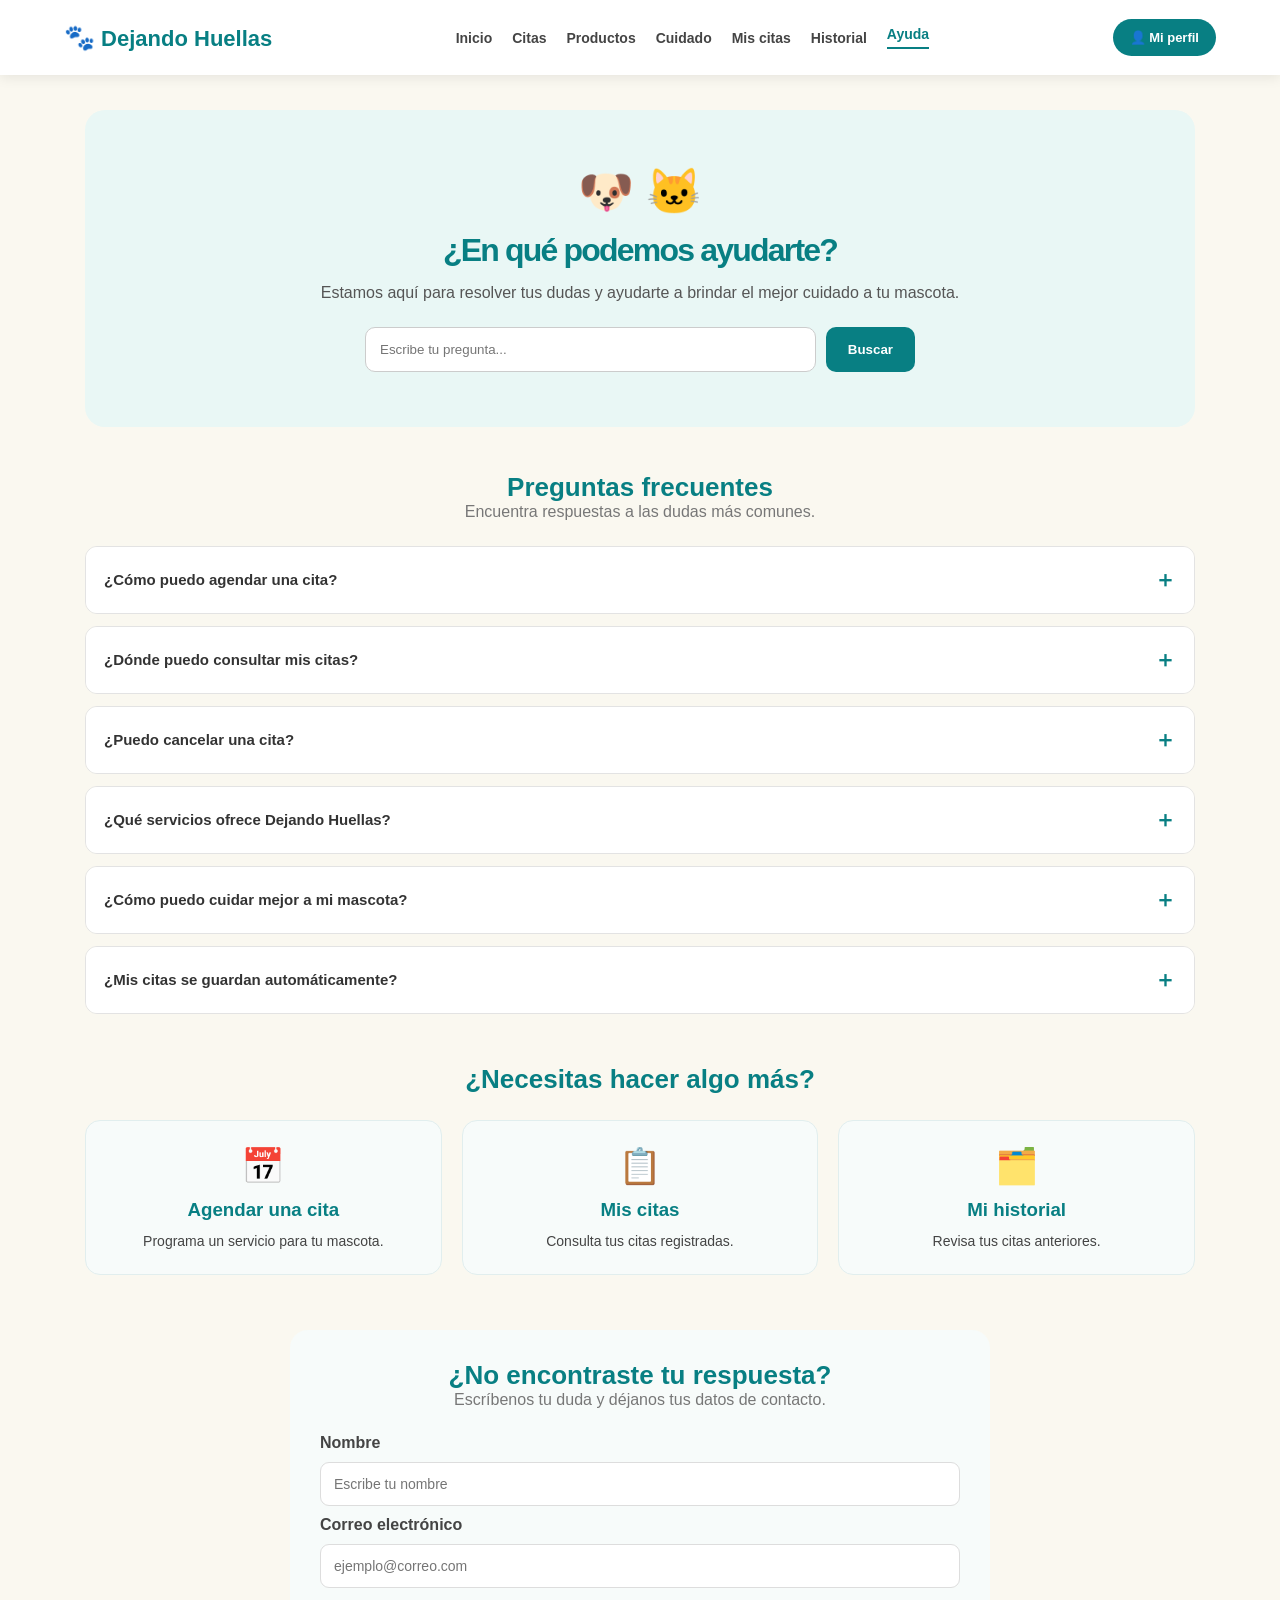
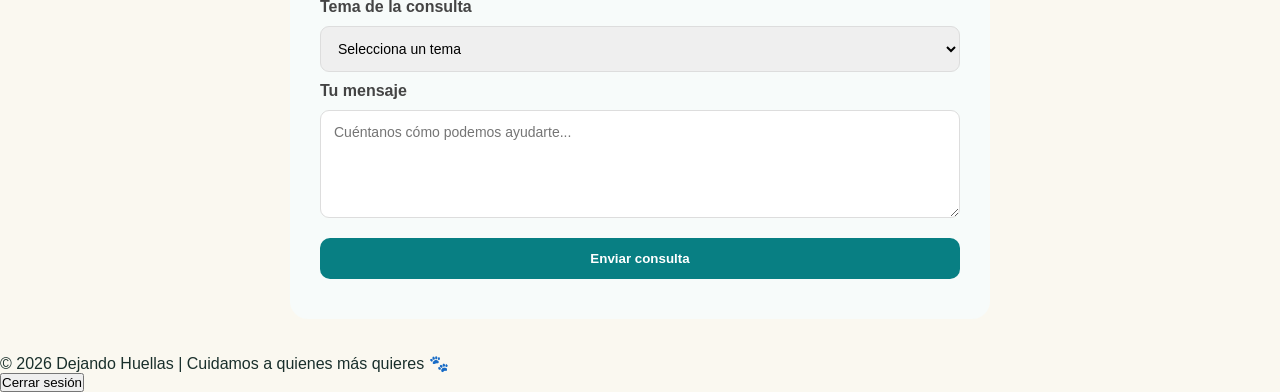
<file: ayuda.html>
<!DOCTYPE html>
<html lang="es">
<head>
    <meta charset="UTF-8">
    <meta name="viewport" content="width=device-width, initial-scale=1.0">
    <title>Ayuda | Dejando Huellas</title>

    <link rel="stylesheet" href="styles.css">
</head>

<body>

<header class="header-ayuda">
    <div class="logo-ayuda">
        <a href="index.html">
            <span>🐾</span> Dejando Huellas
        </a>
    </div>

    <nav class="nav-ayuda">
        <a href="inicio.html">Inicio</a>
        <a href="citas.html">Citas</a>
        <a href="productos.html">Productos</a>
        <a href="cuidado.html">Cuidado</a>
        <a href="mis-citas.html">Mis citas</a>
        <a href="historial.html">Historial</a>
        <a href="ayuda.html" class="activo">Ayuda</a>
    </nav>

    <a href="perfil.html" class="perfil-ayuda">
        👤 Mi perfil
    </a>
</header>

<main class="ayuda-contenedor">

    <section class="ayuda-portada">
        <span class="ayuda-icono">🐶 🐱</span>
        <h1>¿En qué podemos ayudarte?</h1>
        <p>
            Estamos aquí para resolver tus dudas y ayudarte
            a brindar el mejor cuidado a tu mascota.
        </p>

        <div class="buscador-ayuda">
            <input
                type="text"
                id="buscadorAyuda"
                placeholder="Escribe tu pregunta..."
            >
            <button id="buscarBtn">Buscar</button>
        </div>
    </section>

    <section class="ayuda-preguntas">
        <h2>Preguntas frecuentes</h2>
        <p class="subtitulo-ayuda">
            Encuentra respuestas a las dudas más comunes.
        </p>

        <div id="listaPreguntas">

            <div class="pregunta">
                <button class="pregunta-btn">
                    ¿Cómo puedo agendar una cita?
                    <span>＋</span>
                </button>
                <div class="respuesta">
                    <p>
                        Ingresa al apartado de Citas, completa el formulario
                        con los datos de tu mascota, selecciona el servicio
                        y guarda tu solicitud.
                    </p>
                    <a href="citas.html">Ir a agendar una cita</a>
                </div>
            </div>

            <div class="pregunta">
                <button class="pregunta-btn">
                    ¿Dónde puedo consultar mis citas?
                    <span>＋</span>
                </button>
                <div class="respuesta">
                    <p>
                        Puedes consultar tus citas ingresando al apartado
                        "Mis citas", donde encontrarás las citas que hayas
                        registrado en este navegador.
                    </p>
                    <a href="mis-citas.html">Ver mis citas</a>
                </div>
            </div>

            <div class="pregunta">
                <button class="pregunta-btn">
                    ¿Puedo cancelar una cita?
                    <span>＋</span>
                </button>
                <div class="respuesta">
                    <p>
                        Sí. Entra a "Mis citas", busca la cita que deseas
                        cancelar y utiliza la opción correspondiente.
                    </p>
                </div>
            </div>

            <div class="pregunta">
                <button class="pregunta-btn">
                    ¿Qué servicios ofrece Dejando Huellas?
                    <span>＋</span>
                </button>
                <div class="respuesta">
                    <p>
                        Contamos con información sobre peluquería,
                        salud, vacunación, alimentación, hospedaje
                        y terapias para mascotas.
                    </p>
                    <a href="cuidado.html">Conocer los servicios</a>
                </div>
            </div>

            <div class="pregunta">
                <button class="pregunta-btn">
                    ¿Cómo puedo cuidar mejor a mi mascota?
                    <span>＋</span>
                </button>
                <div class="respuesta">
                    <p>
                        Proporciónale alimentación adecuada, agua limpia,
                        ejercicio, higiene y visitas periódicas al veterinario.
                    </p>
                    <a href="cuidado.html">Ver consejos de cuidado</a>
                </div>
            </div>

            <div class="pregunta">
                <button class="pregunta-btn">
                    ¿Mis citas se guardan automáticamente?
                    <span>＋</span>
                </button>
                <div class="respuesta">
                    <p>
                        Las citas se guardan en el almacenamiento local
                        del navegador. Por eso, no se comparten
                        automáticamente entre diferentes dispositivos.
                    </p>
                </div>
            </div>

        </div>

        <p id="sinResultados" class="sin-resultados">
            No encontramos preguntas relacionadas con tu búsqueda.
        </p>
    </section>

    <section class="ayuda-accesos">
        <h2>¿Necesitas hacer algo más?</h2>

        <div class="accesos-grid">

            <a href="citas.html" class="acceso-card">
                <span>📅</span>
                <h3>Agendar una cita</h3>
                <p>Programa un servicio para tu mascota.</p>
            </a>

            <a href="mis-citas.html" class="acceso-card">
                <span>📋</span>
                <h3>Mis citas</h3>
                <p>Consulta tus citas registradas.</p>
            </a>

            <a href="historial.html" class="acceso-card">
                <span>🗂️</span>
                <h3>Mi historial</h3>
                <p>Revisa tus citas anteriores.</p>
            </a>

        </div>
    </section>

    <section class="contacto-ayuda">
        <h2>¿No encontraste tu respuesta?</h2>
        <p>
            Escríbenos tu duda y déjanos tus datos de contacto.
        </p>

        <form id="formAyuda">

            <label for="nombreAyuda">Nombre</label>
            <input
                type="text"
                id="nombreAyuda"
                placeholder="Escribe tu nombre"
                required
            >

            <label for="correoAyuda">Correo electrónico</label>
            <input
                type="email"
                id="correoAyuda"
                placeholder="ejemplo@correo.com"
                required
            >

            <label for="temaAyuda">Tema de la consulta</label>
            <select id="temaAyuda" required>
                <option value="">Selecciona un tema</option>
                <option value="Citas">Citas</option>
                <option value="Servicios">Servicios</option>
                <option value="Mascotas">Cuidado de mascotas</option>
                <option value="Página web">Problemas con la página</option>
                <option value="Otro">Otro</option>
            </select>

            <label for="mensajeAyuda">Tu mensaje</label>
            <textarea
                id="mensajeAyuda"
                rows="5"
                placeholder="Cuéntanos cómo podemos ayudarte..."
                required
            ></textarea>

            <button type="submit">Enviar consulta</button>

            <p id="mensajeConfirmacion"></p>

        </form>
    </section>

</main>

<footer class="footer">
    <p>© 2026 Dejando Huellas | Cuidamos a quienes más quieres 🐾</p>
    <button id="cerrarSesionFooter">Cerrar sesión</button>
</footer>

<script src="ayuda.js"></script>

</body>
</html>
</file>
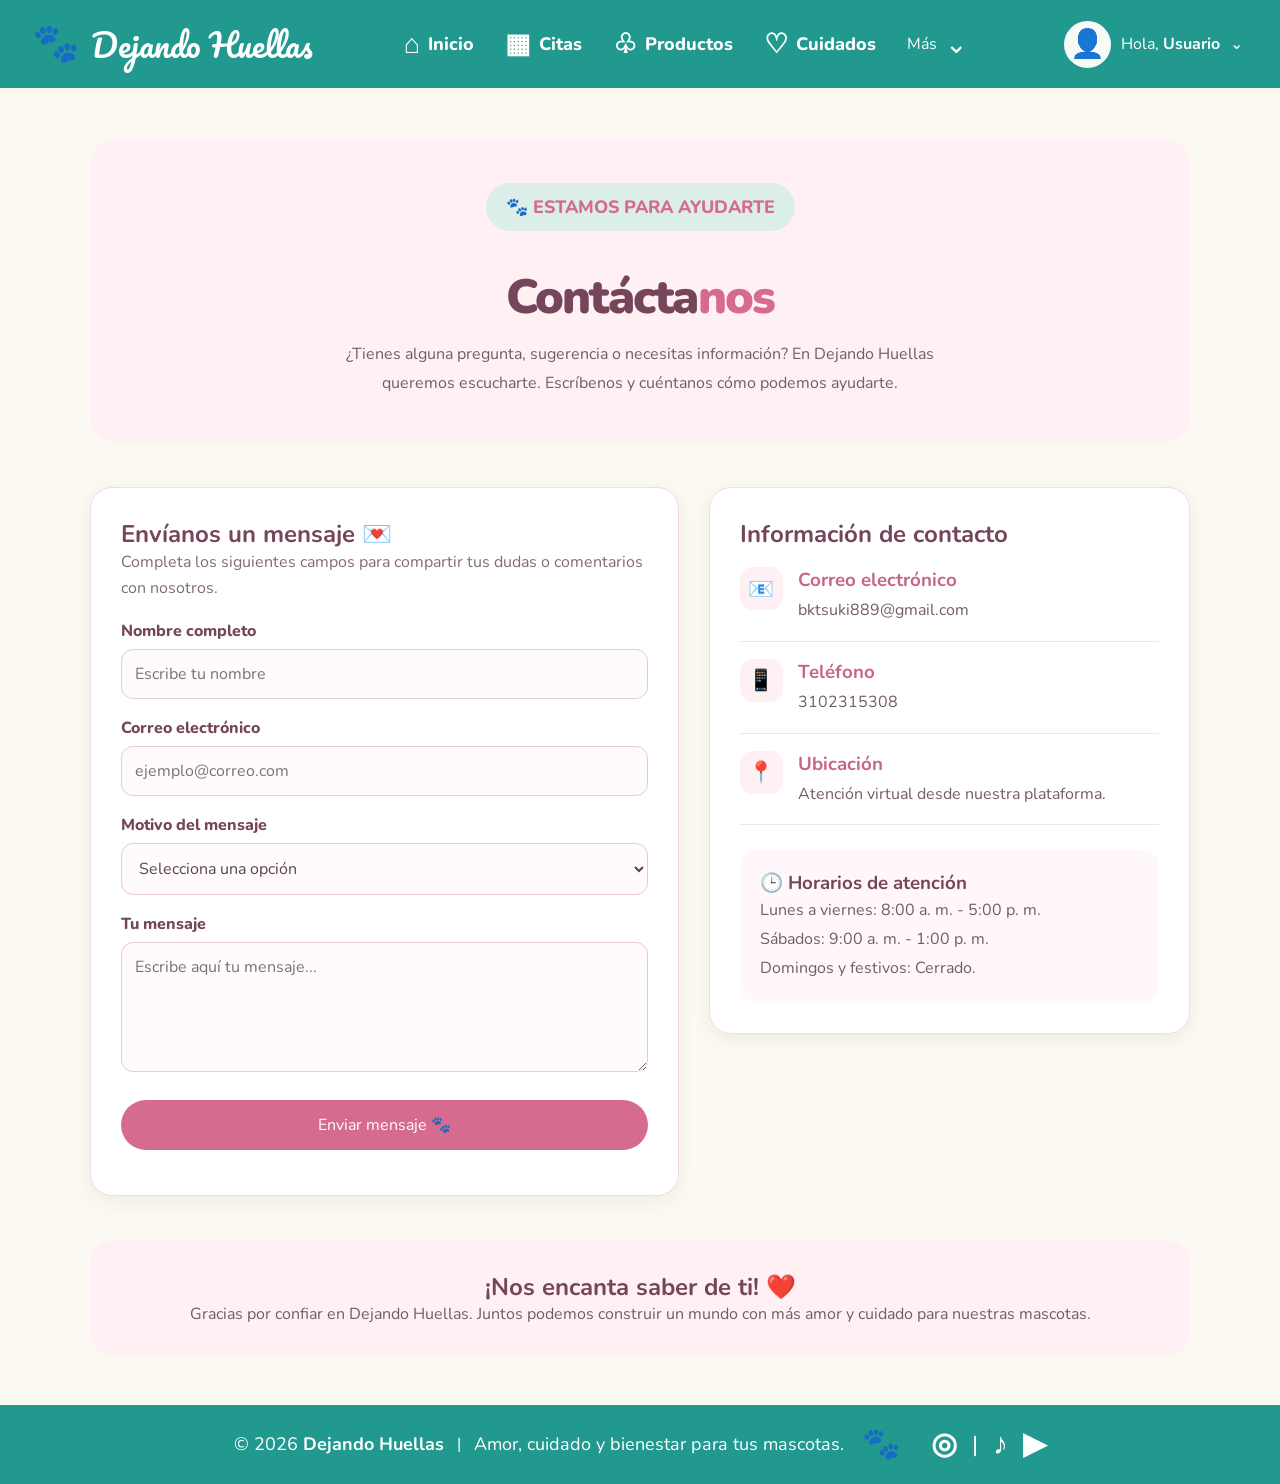
<file: contacto.html>
<!DOCTYPE html>
<html lang="es">

<head>
    <meta charset="UTF-8">
    <meta name="viewport" content="width=device-width, initial-scale=1.0">

    <meta name="description"
          content="Contacta con Dejando Huellas. Estamos aquí para ayudarte con el cuidado de tus mascotas.">

    <title>Contacto | Dejando Huellas</title>

    <link rel="preconnect" href="https://fonts.googleapis.com">
    <link rel="preconnect" href="https://fonts.gstatic.com" crossorigin>

    <link href="https://fonts.googleapis.com/css2?family=Nunito:wght@400;500;600;700;800;900&family=Pacifico&display=swap"
          rel="stylesheet">

    <link rel="stylesheet" href="styles.css">
    <script src="./script.js" defer></script>

    <style>
        .contacto-contenido {
            max-width: 1150px;
            margin: auto;
            padding: 50px 25px;
            font-family: 'Nunito', sans-serif;
        }

        .contacto-portada {
            text-align: center;
            padding: 45px 25px;
            background: #fff0f4;
            border-radius: 25px;
        }

        .contacto-portada .etiqueta {
            color: #d66b91;
            font-weight: 800;
        }

        .contacto-portada h1 {
            color: #75465b;
            font-size: clamp(2rem, 5vw, 3rem);
            margin: 15px 0;
        }

        .contacto-portada h1 span {
            color: #d66b91;
        }

        .contacto-portada p {
            max-width: 650px;
            margin: auto;
            color: #725d66;
            line-height: 1.8;
        }

        .contacto-layout {
            display: grid;
            grid-template-columns: 1.1fr 0.9fr;
            gap: 30px;
            margin-top: 45px;
            align-items: start;
        }

        .contacto-formulario,
        .contacto-informacion {
            padding: 30px;
            background: white;
            border: 1px solid #f1dce4;
            border-radius: 22px;
            box-shadow: 0 5px 18px rgba(100, 50, 70, 0.07);
        }

        .contacto-formulario h2,
        .contacto-informacion h2 {
            color: #75465b;
            margin-top: 0;
        }

        .contacto-formulario > p {
            color: #806c75;
            line-height: 1.6;
        }

        .contacto-campo {
            margin-top: 18px;
        }

        .contacto-campo label {
            display: block;
            color: #75465b;
            font-weight: 800;
            margin-bottom: 7px;
        }

        .contacto-campo input,
        .contacto-campo select,
        .contacto-campo textarea {
            width: 100%;
            padding: 13px;
            border: 1px solid #e8cbd7;
            border-radius: 12px;
            font: inherit;
            color: #59434d;
            background: #fffafb;
            box-sizing: border-box;
            outline: none;
        }

        .contacto-campo input:focus,
        .contacto-campo select:focus,
        .contacto-campo textarea:focus {
            border-color: #d66b91;
            box-shadow: 0 0 0 3px rgba(214, 107, 145, 0.12);
        }

        .contacto-campo textarea {
            min-height: 130px;
            resize: vertical;
        }

        .contacto-enviar {
            width: 100%;
            margin-top: 22px;
            padding: 14px;
            border: none;
            border-radius: 25px;
            background: #d66b91;
            color: white;
            font: inherit;
            font-weight: 900;
            cursor: pointer;
            transition: 0.2s;
        }

        .contacto-enviar:hover {
            background: #bd547b;
            transform: translateY(-2px);
        }

        .contacto-dato {
            display: flex;
            gap: 15px;
            align-items: flex-start;
            padding: 17px 0;
            border-bottom: 1px solid #f3e3e9;
        }

        .contacto-dato:last-child {
            border-bottom: none;
        }

        .contacto-icono {
            min-width: 43px;
            height: 43px;
            display: grid;
            place-items: center;
            background: #fff0f4;
            border-radius: 13px;
            font-size: 1.3rem;
        }

        .contacto-dato h3 {
            color: #c76589;
            margin: 0 0 5px;
        }

        .contacto-dato p {
            color: #725d66;
            margin: 0;
            line-height: 1.6;
        }

        .contacto-horarios {
            margin-top: 25px;
            padding: 20px;
            background: #fff7f9;
            border-radius: 16px;
        }

        .contacto-horarios h3 {
            color: #75465b;
            margin-top: 0;
        }

        .contacto-horarios p {
            color: #725d66;
            line-height: 1.8;
            margin-bottom: 0;
        }

        .contacto-mensaje {
            margin-top: 15px;
            color: #75465b;
            font-weight: 800;
            line-height: 1.5;
        }

        .contacto-final {
            margin-top: 45px;
            padding: 30px;
            text-align: center;
            background: #fff0f4;
            border-radius: 22px;
        }

        .contacto-final h2 {
            color: #75465b;
        }

        .contacto-final p {
            color: #725d66;
        }

        @media (max-width: 750px) {
            .contacto-layout {
                grid-template-columns: 1fr;
            }
        }
    </style>
</head>

<body class="pagina-inicio">

    <!-- ENCABEZADO -->

    <header class="inicio-header">

        <a href="inicio.html" class="inicio-logo">
            <span class="inicio-logo-pata">🐾</span>
            <span>Dejando Huellas</span>
        </a>

        <button class="inicio-menu-toggle"
                id="menu-toggle"
                aria-label="Abrir menú"
                aria-expanded="false"
                aria-controls="menu-principal">
            ☰
        </button>

        <nav class="inicio-nav" id="menu-principal">

            <a href="inicio.html" class="inicio-nav-link">
                <span>⌂</span> Inicio
            </a>

            <a href="citas.html" class="inicio-nav-link">
                <span>▦</span> Citas
            </a>

            <a href="productos.html" class="inicio-nav-link">
                <span>♧</span> Productos
            </a>

            <a href="cuidado.html" class="inicio-nav-link">
                <span>♡</span> Cuidados
            </a>

            <div class="inicio-mas-contenedor">

                <button class="inicio-nav-link inicio-mas-boton"
                        id="mas-boton"
                        aria-expanded="false"
                        aria-controls="menu-mas">
                    Más <span>⌄</span>
                </button>

                <div class="inicio-dropdown" id="menu-mas" hidden>
                    <a href="nosotros.html">Sobre nosotros</a>
                    <a href="contacto.html">Contacto</a>
                    <a href="ayuda.html">Ayuda</a>
                </div>

            </div>

        </nav>

        <!-- PERFIL -->

        <div class="inicio-perfil-contenedor">

            <button class="inicio-perfil"
                    id="perfil-boton"
                    aria-expanded="false"
                    aria-controls="menu-perfil">

                <span class="inicio-avatar">👤</span>

                <span class="inicio-saludo">
                    Hola, <strong id="nombre-usuario">Usuario</strong>
                </span>

                <span>⌄</span>

            </button>

            <div class="inicio-dropdown inicio-dropdown-perfil"
                 id="menu-perfil"
                 hidden>

                <a href="perfil.html">Mi perfil</a>
                <a href="mis-mascotas.html">Mis mascotas</a>
                <a href="mis-citas.html">Mis citas</a>

                <button type="button" id="cerrar-sesion">
                    Cerrar sesión
                </button>

            </div>

        </div>

    </header>


    <!-- CONTENIDO PRINCIPAL -->

    <main class="contacto-contenido">

        <section class="contacto-portada">

            <span class="etiqueta">🐾 ESTAMOS PARA AYUDARTE</span>

            <h1>Contácta<span>nos</span></h1>

            <p>
                ¿Tienes alguna pregunta, sugerencia o necesitas
                información? En Dejando Huellas queremos escucharte.
                Escríbenos y cuéntanos cómo podemos ayudarte.
            </p>

        </section>


        <section class="contacto-layout">

            <!-- FORMULARIO -->

            <div class="contacto-formulario">

                <h2>Envíanos un mensaje 💌</h2>

                <p>
                    Completa los siguientes campos para compartir
                    tus dudas o comentarios con nosotros.
                </p>

                <form id="formulario-contacto">

                    <div class="contacto-campo">
                        <label for="contacto-nombre">Nombre completo</label>
                        <input type="text"
                               id="contacto-nombre"
                               name="nombre"
                               placeholder="Escribe tu nombre"
                               required>
                    </div>

                    <div class="contacto-campo">
                        <label for="contacto-correo">Correo electrónico</label>
                        <input type="email"
                               id="contacto-correo"
                               name="correo"
                               placeholder="ejemplo@correo.com"
                               required>
                    </div>

                    <div class="contacto-campo">
                        <label for="contacto-tema">Motivo del mensaje</label>

                        <select id="contacto-tema" name="tema" required>
                            <option value="">Selecciona una opción</option>
                            <option value="Consulta">Consulta general</option>
                            <option value="Servicios">Información sobre servicios</option>
                            <option value="Citas">Ayuda con una cita</option>
                            <option value="Productos">Consulta sobre productos</option>
                            <option value="Sugerencia">Sugerencia</option>
                            <option value="Otro">Otro</option>
                        </select>
                    </div>

                    <div class="contacto-campo">
                        <label for="contacto-mensaje">Tu mensaje</label>
                        <textarea id="contacto-mensaje"
                                  name="mensaje"
                                  placeholder="Escribe aquí tu mensaje..."
                                  required></textarea>
                    </div>

                    <button type="submit" class="contacto-enviar">
                        Enviar mensaje 🐾
                    </button>

                    <p id="resultado-contacto"
                       class="contacto-mensaje"
                       role="status"
                       aria-live="polite"></p>

                </form>

            </div>


            <!-- INFORMACIÓN -->

            <aside class="contacto-informacion">

                <h2>Información de contacto</h2>

                <div class="contacto-dato">

                    <div class="contacto-icono">📧</div>

                    <div>
                        <h3>Correo electrónico</h3>
                        <p>bktsuki889@gmail.com</p>
                    </div>

                </div>

                <div class="contacto-dato">

                    <div class="contacto-icono">📱</div>

                    <div>
                        <h3>Teléfono</h3>
                        <p>3102315308</p>
                    </div>

                </div>

                <div class="contacto-dato">

                    <div class="contacto-icono">📍</div>

                    <div>
                        <h3>Ubicación</h3>
                        <p>Atención virtual desde nuestra plataforma.</p>
                    </div>

                </div>

                <div class="contacto-horarios">

                    <h3>🕒 Horarios de atención</h3>

                    <p>
                        Lunes a viernes: 8:00 a. m. - 5:00 p. m.
                        <br>
                        Sábados: 9:00 a. m. - 1:00 p. m.
                        <br>
                        Domingos y festivos: Cerrado.
                    </p>

                </div>

            </aside>

        </section>


        <section class="contacto-final">

            <h2>¡Nos encanta saber de ti! ❤️</h2>

            <p>
                Gracias por confiar en Dejando Huellas.
                Juntos podemos construir un mundo con más amor
                y cuidado para nuestras mascotas.
            </p>

        </section>

    </main>


    <!-- PIE DE PÁGINA -->

    <footer class="inicio-footer">

        <div class="inicio-footer-texto">

            <p>© 2026 <strong>Dejando Huellas</strong></p>

            <span class="inicio-separador">|</span>

            <p>Amor, cuidado y bienestar para tus mascotas.</p>

            <span class="inicio-footer-pata">🐾</span>

        </div>

        <div class="inicio-redes">

            <a href="https://www.instagram.com/"
               target="_blank"
               rel="noopener noreferrer">◎</a>

            <span>|</span>

            <a href="https://www.tiktok.com/"
               target="_blank"
               rel="noopener noreferrer">♪</a>

            <a href="https://www.youtube.com/"
               target="_blank"
               rel="noopener noreferrer">▶</a>

        </div>

    </footer>


    <!-- FUNCIONAMIENTO DEL FORMULARIO -->

    <script>
        document.addEventListener("DOMContentLoaded", () => {

            const formulario = document.getElementById("formulario-contacto");
            const resultado = document.getElementById("resultado-contacto");

            formulario.addEventListener("submit", (evento) => {

                evento.preventDefault();

                const nombre = document.getElementById("contacto-nombre").value.trim();

                const mensaje = document.getElementById("contacto-mensaje").value.trim();

                if (!nombre || !mensaje) {
                    resultado.textContent = "Por favor, completa todos los campos.";
                    return;
                }

                resultado.textContent =
                    "¡Gracias, " + nombre + "! Tu mensaje se registró en este formulario.";

                formulario.reset();

            });

        });
    </script>

</body>
</html>
</file>
<file: styles.css>
/* =====================================
   CONFIGURACIÓN GENERAL
===================================== */

* {
    margin: 0;
    padding: 0;
    box-sizing: border-box;
}

html {
    scroll-behavior: smooth;
}

body {
    font-family: 'Nunito', sans-serif;
    background-color: #faf8f0;
    color: #192f2b;
}

a {
    text-decoration: none;
}

/* Colores principales:
   Verde azulado: #24998e
   Crema:         #faf8f0
   Texto oscuro:  #192f2b
*/

/* =====================================
   ENCABEZADO
===================================== */

.encabezado {
    min-height: 112px;
    padding: 20px 3.2%;
    background: #24998e;
    display: flex;
    align-items: center;
    justify-content: space-between;
    gap: 25px;
}

.logo {
    color: #ffffff;
    font-family: 'Pacifico', cursive;
    font-size: clamp(25px, 3.1vw, 46px);
    white-space: nowrap;
}

.pata-logo {
    font-family: sans-serif;
}

.navegacion {
    display: flex;
    align-items: center;
    gap: 25px;
}

.boton-login,
.boton-registro {
    min-height: 58px;
    padding: 13px 30px;
    border: 2px solid #ffffff;
    border-radius: 25px;
    display: inline-flex;
    justify-content: center;
    align-items: center;
    font-size: 20px;
    font-weight: 800;
    transition: 0.25s ease;
}

.boton-login {
    color: #ffffff;
    background: transparent;
}

.boton-registro {
    color: #168f87;
    background: #faf8f0;
    border-color: #faf8f0;
}

.boton-login:hover {
    background: #ffffff;
    color: #168f87;
}

.boton-registro:hover {
    background: #e3f1ec;
    transform: translateY(-2px);
}

/* =====================================
   SECCIÓN PRINCIPAL
===================================== */

.principal {
    min-height: 780px;
    padding: 65px 5.1%;
    display: grid;
    grid-template-columns: 1.05fr 0.95fr;
    align-items: center;
    gap: 35px;
    overflow: hidden;
    background: #faf8f0;
}

/* =====================================
   PRESENTACIÓN Y TEXTO
===================================== */

.presentacion {
    max-width: 760px;
    z-index: 2;
}

.etiqueta {
    display: inline-flex;
    align-items: center;
    gap: 12px;
    padding: 12px 20px;
    margin-bottom: 25px;
    border-radius: 40px;
    background: #dceee8;
    color: #087f77;
    font-size: clamp(14px, 1.4vw, 22px);
    font-weight: 800;
}

.etiqueta span:first-child {
    font-size: 25px;
}

h1 {
    color: #192f2b;
    font-size: clamp(38px, 4.7vw, 70px);
    font-weight: 900;
    line-height: 1.12;
    letter-spacing: -1.8px;
}

.palabra-huella {
    display: block;
    margin-top: 4px;
    color: #229b91;
    font-family: 'Pacifico', cursive;
    font-size: clamp(55px, 6.1vw, 88px);
    font-weight: 400;
    letter-spacing: 0;
}

.descripcion {
    max-width: 690px;
    margin-top: 28px;
    color: #425b68;
    font-size: clamp(17px, 1.6vw, 24px);
    line-height: 1.65;
}

/* =====================================
   BOTÓN CONOCE MÁS
===================================== */

.boton-conoce {
    display: inline-flex;
    align-items: center;
    justify-content: center;
    gap: 25px;
    margin-top: 35px;
    padding: 17px 35px;
    min-width: 310px;
    min-height: 76px;
    border: 3px solid #229b91;
    border-radius: 20px;
    color: #168f87;
    background: transparent;
    font-size: 25px;
    font-weight: 900;
    transition: 0.25s ease;
}

.flecha {
    font-size: 34px;
    line-height: 1;
}

.boton-conoce:hover {
    color: #ffffff;
    background: #229b91;
    transform: translateY(-3px);
}

/* =====================================
   ZONA DE LAS MASCOTAS
===================================== */

.zona-mascotas {
    min-height: 560px;
    position: relative;
    display: flex;
    align-items: center;
    justify-content: center;
}

.fondo-mascotas {
    position: absolute;
    width: 100%;
    height: 88%;
    top: 6%;
    left: 0;
    background: #d6ebe2;
    border-radius: 46% 42% 48% 40% / 40% 44% 45% 48%;
    transform: rotate(-5deg);
}

.fotos-mascotas {
    position: relative;
    width: 100%;
    height: 510px;
    display: flex;
    align-items: flex-end;
    justify-content: center;
    z-index: 1;
}

.fotos-mascotas img {
    display: block;
    object-fit: cover;
    object-position: center;
    box-shadow: 0 8px 25px rgba(28, 71, 62, 0.10);
}

.foto-gato {
    width: 48%;
    height: 58%;
    border-radius: 48% 48% 12% 12%;
    margin-right: -8%;
    z-index: 2;
    object-position: center;
}

.foto-perro {
    width: 63%;
    height: 100%;
    border-radius: 48% 48% 8% 8%;
    z-index: 1;
    object-position: center;
}

/* =====================================
   DETALLES DECORATIVOS
===================================== */

.huella {
    position: absolute;
    z-index: 3;
    color: #b9ded1;
    font-size: 60px;
    opacity: 0.85;
}

.huella-superior {
    top: 0;
    left: 12%;
    transform: rotate(-18deg);
}

.huella-inferior {
    bottom: 5%;
    right: 0;
    transform: rotate(20deg);
}

.corazones {
    position: absolute;
    z-index: 3;
    top: 37%;
    left: 18%;
    color: #168f87;
    font-size: 70px;
    font-weight: 900;
    transform: rotate(-15deg);
}

.corazones small {
    font-size: 28px;
}

.rayitas {
    position: absolute;
    top: 15%;
    right: -1%;
    color: #168f87;
    font-size: 43px;
    font-weight: 900;
    transform: rotate(-55deg);
}

/* =====================================
   SECCIÓN DE SERVICIOS
===================================== */

.servicios {
    padding: 75px 7%;
    text-align: center;
    background: #ffffff;
    scroll-margin-top: 25px;
}

.servicios h2 {
    color: #192f2b;
    font-size: clamp(27px, 3vw, 40px);
    font-weight: 900;
}

.servicios > p {
    margin-top: 15px;
    color: #526872;
    font-size: 19px;
    line-height: 1.6;
}

.tarjetas-servicios {
    display: grid;
    grid-template-columns: repeat(3, minmax(0, 1fr));
    gap: 25px;
    margin-top: 40px;
}

.tarjeta {
    padding: 30px 22px;
    border: 1px solid #dceee8;
    border-radius: 22px;
    background: #faf8f0;
    transition: 0.25s ease;
}

.tarjeta:hover {
    transform: translateY(-5px);
    box-shadow: 0 10px 25px rgba(28, 71, 62, 0.10);
}

.tarjeta span {
    font-size: 42px;
}

.tarjeta h3 {
    margin-top: 15px;
    color: #168f87;
    font-size: 23px;
    font-weight: 900;
}

.tarjeta p {
    margin-top: 10px;
    color: #526872;
    font-size: 16px;
    line-height: 1.6;
}

/* =====================================
   PIE DE PÁGINA
===================================== */

.pie-pagina {
    min-height: 130px;
    padding: 25px;
    border-top: 3px solid #168f87;
    background: #24998e;
    color: #ffffff;
    display: flex;
    align-items: center;
    justify-content: center;
    text-align: center;
}

.pie-pagina p {
    font-size: 18px;
    line-height: 1.8;
}

.separador {
    margin: 0 12px;
}

.pata-footer {
    margin-left: 12px;
    font-size: 24px;
}

/* =====================================
   ADAPTACIÓN PARA TABLETAS
===================================== */

@media (max-width: 1000px) {

    .encabezado {
        padding: 20px 4%;
    }

    .navegacion {
        gap: 12px;
    }

    .boton-login,
    .boton-registro {
        padding: 12px 18px;
        font-size: 16px;
    }

    .principal {
        grid-template-columns: 1fr 0.85fr;
        gap: 20px;
        padding: 55px 4%;
    }

    .zona-mascotas {
        min-height: 450px;
    }

    .fotos-mascotas {
        height: 400px;
    }

    .boton-conoce {
        min-width: 250px;
        min-height: 65px;
        font-size: 21px;
    }
}

/* =====================================
   ADAPTACIÓN PARA CELULARES
===================================== */

@media (max-width: 700px) {

    .encabezado {
        flex-direction: column;
        padding: 20px 15px;
        gap: 18px;
    }

    .logo {
        white-space: normal;
        text-align: center;
        font-size: 32px;
    }

    .navegacion {
        width: 100%;
        justify-content: center;
        gap: 10px;
    }

    .boton-login,
    .boton-registro {
        min-height: 46px;
        padding: 10px 16px;
        font-size: 15px;
        border-radius: 18px;
    }

    .principal {
        grid-template-columns: 1fr;
        padding: 45px 22px 35px;
        gap: 25px;
    }

    .presentacion {
        width: 100%;
    }

    .etiqueta {
        padding: 10px 14px;
        gap: 8px;
        margin-bottom: 22px;
        font-size: 14px;
    }

    h1 {
        font-size: clamp(36px, 9vw, 52px);
        letter-spacing: -1px;
    }

    .palabra-huella {
        font-size: clamp(55px, 13vw, 75px);
    }

    .descripcion {
        margin-top: 22px;
        font-size: 17px;
        line-height: 1.65;
    }

    .boton-conoce {
        margin-top: 25px;
        min-width: 0;
        min-height: 60px;
        padding: 12px 24px;
        font-size: 20px;
        gap: 18px;
    }

    .flecha {
        font-size: 27px;
    }

    .zona-mascotas {
        min-height: 360px;
        margin-top: 10px;
    }

    .fotos-mascotas {
        height: 340px;
    }

    .huella {
        font-size: 43px;
    }

    .corazones {
        font-size: 48px;
    }

    .corazones small {
        font-size: 20px;
    }

    .rayitas {
        font-size: 30px;
    }

    .servicios {
        padding: 50px 22px;
    }

    .tarjetas-servicios {
        grid-template-columns: 1fr;
        gap: 18px;
    }

    .pie-pagina {
        min-height: 110px;
        padding: 22px 15px;
    }

    .pie-pagina p {
        font-size: 14px;
    }

    .separador {
        margin: 0 5px;
    }

    .pata-footer {
        margin-left: 5px;
    }
}

/* =====================================
   PANTALLAS MUY PEQUEÑAS
===================================== */

@media (max-width: 380px) {

    .logo {
        font-size: 27px;
    }

    .boton-login,
    .boton-registro {
        padding: 9px 12px;
        font-size: 13px;
    }

    .etiqueta {
        font-size: 12px;
    }

    .principal {
        padding-left: 16px;
        padding-right: 16px;
    }

    .fotos-mascotas {
        height: 290px;
    }

    .zona-mascotas {
        min-height: 310px;
    }
}


/* =========================================
   INICIO DE SESIÓN - DEJANDO HUELLAS
   Estos estilos se agregan al CSS existente
========================================= */

.pagina-login {
    min-height: 100vh;
    display: flex;
    flex-direction: column;
    background: #faf8f0;
    color: #425b68;
}

/* Contenido principal */

.login-main {
    position: relative;
    flex: 1;
    min-height: 690px;
    padding: 60px 7.8%;
    display: grid;
    grid-template-columns: 1.12fr 1fr;
    align-items: stretch;
    gap: 34px;
    overflow: hidden;
    background: #faf8f0;
}

/* Tarjeta del formulario */

.login-formulario {
    position: relative;
    z-index: 1;
    min-width: 0;
    padding: 43px 38px;
    border: 3px solid #168f87;
    border-radius: 19px;
    background: rgba(255, 255, 255, 0.15);
}

.login-titulo {
    display: flex;
    justify-content: center;
    align-items: center;
    gap: 12px;
}

.login-pata-icono {
    font-size: 45px;
}

.pagina-login .login-titulo h1 {
    margin: 0;
    color: #249ba4;
    font-family: 'Nunito', sans-serif;
    font-size: clamp(27px, 2.8vw, 44px);
    font-weight: 900;
    line-height: 1.2;
    letter-spacing: -1px;
}

.login-descripcion {
    margin: 20px 0 40px;
    color: #425b68;
    font-size: clamp(16px, 1.4vw, 22px);
    line-height: 1.5;
    text-align: center;
}

/* Campos del formulario */

.login-campo {
    display: flex;
    align-items: center;
    gap: 15px;
    min-height: 70px;
    margin-bottom: 21px;
    padding: 0 18px;
    border: 2px solid #d7d7d3;
    border-radius: 15px;
    background: transparent;
    transition: border-color 0.2s, box-shadow 0.2s;
}

.login-campo:focus-within {
    border-color: #168f87;
    box-shadow: 0 0 0 3px rgba(22, 143, 135, 0.1);
}

.login-icono {
    flex-shrink: 0;
    color: #697781;
    font-size: 27px;
}

.login-campo input {
    width: 100%;
    min-width: 0;
    padding: 12px 0;
    border: none;
    outline: none;
    color: #425b68;
    background: transparent;
    font-family: 'Nunito', sans-serif;
    font-size: 19px;
}

.login-campo input::placeholder {
    color: #89939a;
    opacity: 1;
}

.login-mostrar {
    flex-shrink: 0;
    padding: 5px;
    border: none;
    background: transparent;
    color: #697781;
    font-size: 23px;
    cursor: pointer;
}

/* Recordarme y recuperar contraseña */

.login-opciones {
    display: flex;
    justify-content: space-between;
    align-items: center;
    flex-wrap: wrap;
    gap: 12px;
    margin: 26px 0 38px;
}

.login-recordar {
    display: inline-flex;
    align-items: center;
    gap: 10px;
    color: #425b68;
    font-size: 16px;
    font-weight: 700;
    cursor: pointer;
}

.login-recordar input {
    width: 23px;
    height: 23px;
    accent-color: #168f87;
    cursor: pointer;
}

.login-enlace {
    padding: 5px 0;
    border: none;
    background: transparent;
    color: #078c88;
    font-family: 'Nunito', sans-serif;
    font-size: 15px;
    font-weight: 800;
    cursor: pointer;
}

.login-enlace:hover {
    text-decoration: underline;
}

/* Botón de iniciar sesión */

.login-boton-principal {
    width: 100%;
    min-height: 70px;
    padding: 15px 25px;
    display: flex;
    justify-content: center;
    align-items: center;
    gap: 16px;
    border: none;
    border-radius: 16px;
    background: linear-gradient(105deg, #279c96, #26958f);
    color: white;
    font-family: 'Nunito', sans-serif;
    font-size: 21px;
    font-weight: 900;
    cursor: pointer;
    transition: transform 0.2s, box-shadow 0.2s;
}

.login-boton-principal:hover {
    transform: translateY(-2px);
    box-shadow: 0 7px 18px rgba(22, 143, 135, 0.2);
}

.login-boton-principal:focus-visible,
.login-boton-crear:focus-visible,
.login-mostrar:focus-visible,
.login-enlace:focus-visible {
    outline: 3px solid #e6ad52;
    outline-offset: 3px;
}

.login-flecha {
    font-size: 31px;
    font-weight: 400;
    line-height: 1;
}

.login-mensaje {
    min-height: 20px;
    margin: 10px 0;
    color: #087f77;
    font-size: 14px;
    font-weight: 700;
    text-align: center;
}

.login-boton-principal:disabled {
    opacity: 0.7;
    cursor: not-allowed;
}

/* Panel de registro */

.login-bienvenida {
    position: relative;
    z-index: 1;
    min-width: 0;
    min-height: 620px;
    padding: 20px 24px 0;
    overflow: hidden;
    border-radius: 29px;
    background: linear-gradient(135deg, #e6f0e8, #e1efe6);
    text-align: center;
}

.login-circulo-pata {
    width: 80px;
    height: 80px;
    margin: 0 auto 10px;
    display: flex;
    justify-content: center;
    align-items: center;
    border: 5px solid #168f87;
    border-radius: 50%;
    font-size: 39px;
}

.pagina-login .login-bienvenida h2 {
    margin: 0 0 20px;
    color: #168f87;
    font-family: 'Nunito', sans-serif;
    font-size: clamp(28px, 2.7vw, 41px);
    font-weight: 900;
    line-height: 1.15;
}

.login-bienvenida > p {
    max-width: 440px;
    margin: 0 auto 23px;
    color: #425b68;
    font-size: clamp(16px, 1.4vw, 21px);
    line-height: 1.5;
}

/* Botón crear cuenta */

.login-boton-crear {
    position: relative;
    z-index: 2;
    min-width: 250px;
    min-height: 60px;
    padding: 12px 25px;
    display: inline-flex;
    justify-content: center;
    align-items: center;
    gap: 15px;
    border: 2px solid #168f87;
    border-radius: 17px;
    background: transparent;
    color: #168f87;
    font-family: 'Nunito', sans-serif;
    font-size: 21px;
    font-weight: 900;
    cursor: pointer;
    transition: 0.2s;
}

.login-boton-crear:hover {
    background: rgba(255, 255, 255, 0.55);
    transform: translateY(-2px);
}

.login-boton-crear span {
    font-size: 30px;
    font-weight: 400;
}

/* Imagen del gato y el perro */

.login-mascotas {
    position: absolute;
    right: 7%;
    bottom: 0;
    left: 7%;
    height: 245px;
}

.login-mascotas img {
    width: 100%;
    height: 100%;
    display: block;
    object-fit: contain;
    object-position: center bottom;
    mix-blend-mode: multiply;
}

.login-corazon,
.login-rayos {
    position: absolute;
    z-index: 1;
    color: #168f87;
    font-size: 54px;
    font-weight: 900;
}

.login-corazon {
    top: 20px;
    left: 5%;
    transform: rotate(-15deg);
}

.login-rayos {
    top: 0;
    right: 3%;
    transform: rotate(20deg);
}

/* Huellas decorativas */

.login-huella {
    position: absolute;
    z-index: 0;
    color: #a9d8ce;
    font-size: 65px;
    opacity: 0.8;
    pointer-events: none;
}

.huella-izquierda {
    top: 45px;
    left: 2%;
    transform: rotate(-20deg);
}

.huella-derecha {
    top: 55px;
    right: 2%;
    transform: rotate(20deg);
}

.huella-inferior {
    right: 2%;
    bottom: 45px;
    transform: rotate(-15deg);
}

/* Pie de página */

.login-footer {
    min-height: 125px;
    padding: 25px;
    border-top: none;
    background: #24998e;
}

.login-footer p {
    font-size: 17px;
    line-height: 1.8;
}

.login-footer .pata-footer {
    margin-left: 12px;
}

/* Ventana de recuperación */

.login-modal {
    position: fixed;
    width: min(92%, 470px);
    max-height: 85vh;
    margin: auto;
    padding: 35px;
    overflow-y: auto;
    border: 2px solid #168f87;
    border-radius: 22px;
    background: #faf8f0;
    color: #425b68;
}

.login-modal::backdrop {
    background: rgba(20, 49, 49, 0.5);
}

.login-modal h2 {
    margin: 0 30px 15px 0;
    color: #168f87;
    font-size: 27px;
}

.login-modal > p {
    margin-bottom: 20px;
    line-height: 1.6;
}

.login-cerrar-modal {
    position: absolute;
    top: 8px;
    right: 15px;
    border: none;
    background: transparent;
    color: #425b68;
    font-size: 32px;
    cursor: pointer;
}

.login-modal .login-boton-principal {
    font-size: 17px;
}

/* =========================================
   ADAPTACIÓN PARA TABLETAS
========================================= */

@media (max-width: 1000px) {

    .login-main {
        padding: 45px 4%;
        gap: 22px;
    }

    .login-formulario {
        padding: 35px 24px;
    }

    .login-bienvenida {
        min-height: 590px;
        padding-right: 15px;
        padding-left: 15px;
    }

    .login-opciones {
        margin: 22px 0 30px;
    }

    .login-mascotas {
        height: 210px;
    }

    .login-boton-crear {
        min-width: 220px;
        font-size: 18px;
    }
}

/* =========================================
   ADAPTACIÓN PARA CELULARES
========================================= */

@media (max-width: 700px) {

    .pagina-login .encabezado {
        min-height: auto;
        flex-direction: column;
        padding: 20px 15px;
        gap: 18px;
    }

    .pagina-login .logo {
        font-size: 31px;
        text-align: center;
        white-space: normal;
    }

    .pagina-login .navegacion {
        width: 100%;
        justify-content: center;
        gap: 10px;
    }

    .pagina-login .boton-login,
    .pagina-login .boton-registro {
        min-height: 45px;
        padding: 10px 15px;
        font-size: 15px;
    }

    .login-main {
        min-height: auto;
        padding: 35px 5% 40px;
        grid-template-columns: 1fr;
        gap: 25px;
    }

    .login-formulario {
        min-height: auto;
        padding: 30px 20px;
    }

    .login-pata-icono {
        font-size: 35px;
    }

    .pagina-login .login-titulo h1 {
        font-size: clamp(25px, 7vw, 34px);
    }

    .login-descripcion {
        margin: 17px 0 25px;
        font-size: 16px;
    }

    .login-campo {
        min-height: 59px;
        gap: 10px;
        margin-bottom: 14px;
        padding: 0 13px;
    }

    .login-campo input {
        font-size: 16px;
    }

    .login-icono {
        font-size: 23px;
    }

    .login-opciones {
        align-items: flex-start;
        margin: 18px 0 25px;
    }

    .login-recordar,
    .login-enlace {
        font-size: 14px;
    }

    .login-boton-principal {
        min-height: 59px;
        font-size: 18px;
    }

    .login-bienvenida {
        min-height: 550px;
        padding: 22px 15px 0;
    }

    .login-circulo-pata {
        width: 65px;
        height: 65px;
        font-size: 31px;
    }

    .pagina-login .login-bienvenida h2 {
        font-size: 30px;
    }

    .login-bienvenida > p {
        font-size: 16px;
    }

    .login-boton-crear {
        min-height: 52px;
        min-width: 220px;
        font-size: 18px;
    }

    .login-mascotas {
        right: 3%;
        left: 3%;
        height: 230px;
    }

    .login-huella {
        font-size: 38px;
    }

    .huella-izquierda {
        top: 10px;
        left: 0;
    }

    .huella-derecha {
        top: 15px;
        right: 0;
    }

    .huella-inferior {
        display: none;
    }

    .login-footer {
        min-height: 95px;
        padding: 20px 12px;
    }

    .login-footer p {
        font-size: 13px;
    }

    .login-footer .separador {
        margin: 0 4px;
    }

    .login-footer .pata-footer {
        margin-left: 4px;
    }
}

/* Pantallas muy pequeñas */

@media (max-width: 380px) {

    .pagina-login .logo {
        font-size: 26px;
    }

    .login-formulario {
        padding: 25px 14px;
    }

    .login-titulo {
        gap: 6px;
    }

    .login-pata-icono {
        font-size: 29px;
    }

    .pagina-login .login-titulo h1 {
        font-size: 24px;
    }

    .login-opciones {
        flex-direction: column;
    }

    .login-bienvenida {
        min-height: 510px;
    }

    .login-mascotas {
        height: 200px;
    }
}


/* PRUEBA TEMPORAL */
.pagina-login {
    background-color: #faf8f0 !important;
}

.pagina-login .login-formulario {
    border: 5px solid red !important;
}


/* ==================================================
   PÁGINA PRINCIPAL - DEJANDO HUELLAS
   Agregar al final del style.css existente
================================================== */

.pagina-inicio {
    --inicio-turquesa: #22998f;
    --inicio-turquesa-oscuro: #078c84;
    --inicio-menta: #dcefe6;
    --inicio-crema: #fbf9f1;
    --inicio-texto: #203d35;
    --inicio-gris: #4c606c;

    min-height: 100vh;
    display: flex;
    flex-direction: column;
    margin: 0;
    background: var(--inicio-crema);
    color: var(--inicio-gris);
    font-family: 'Nunito', sans-serif;
}

.pagina-inicio *,
.pagina-inicio *::before,
.pagina-inicio *::after {
    box-sizing: border-box;
}

.pagina-inicio a {
    text-decoration: none;
}

.pagina-inicio button {
    font: inherit;
}

.pagina-inicio button,
.pagina-inicio a {
    -webkit-tap-highlight-color: transparent;
}

.pagina-inicio button:focus-visible,
.pagina-inicio a:focus-visible {
    outline: 3px solid #e8b052;
    outline-offset: 4px;
}


/* ================= ENCABEZADO ================= */

.inicio-header {
    position: relative;
    z-index: 10;
    width: 100%;
    min-height: 88px;
    padding: 12px 2.5%;
    display: flex;
    align-items: center;
    justify-content: space-between;
    gap: 20px;
    background: var(--inicio-turquesa);
    color: white;
    box-shadow: 0 2px 8px rgba(0, 0, 0, 0.04);
}

.inicio-logo {
    display: flex;
    align-items: center;
    gap: 12px;
    flex-shrink: 0;
    color: white;
    font-family: 'Pacifico', cursive;
    font-size: clamp(23px, 2.5vw, 38px);
    line-height: 1.2;
}

.inicio-logo-pata {
    font-family: sans-serif;
    font-size: 38px;
}

.inicio-nav {
    display: flex;
    align-items: center;
    justify-content: center;
    gap: 5px;
}

.inicio-nav-link {
    min-height: 52px;
    padding: 10px 13px;
    display: flex;
    align-items: center;
    justify-content: center;
    gap: 8px;
    border: none;
    border-radius: 17px;
    background: transparent;
    color: white;
    font-size: 18px;
    font-weight: 800;
    white-space: nowrap;
    cursor: pointer;
    transition: background 0.2s;
}

.inicio-nav-link > span:first-child {
    font-size: 27px;
    line-height: 1;
}

.inicio-nav-link:hover,
.inicio-nav-link.activo {
    background: rgba(255, 255, 255, 0.14);
}

.inicio-nav-link.activo {
    position: relative;
}

.inicio-nav-link.activo::after {
    position: absolute;
    right: 12px;
    bottom: 3px;
    left: 12px;
    height: 3px;
    border-radius: 4px;
    background: white;
    content: "";
}


/* ================= MENÚ DESPLEGABLE ================= */

.inicio-mas-contenedor,
.inicio-perfil-contenedor {
    position: relative;
}

.inicio-dropdown {
    position: absolute;
    top: calc(100% + 9px);
    right: 0;
    z-index: 20;
    min-width: 190px;
    padding: 9px;
    display: flex;
    flex-direction: column;
    gap: 3px;
    border: 1px solid #d9ebe3;
    border-radius: 14px;
    background: white;
    box-shadow: 0 8px 25px rgba(28, 75, 65, 0.16);
}

.inicio-dropdown[hidden] {
    display: none !important;
}

.inicio-dropdown a,
.inicio-dropdown button {
    padding: 11px 13px;
    border: none;
    border-radius: 8px;
    background: transparent;
    color: var(--inicio-texto);
    font-size: 15px;
    text-align: left;
    cursor: pointer;
}

.inicio-dropdown a:hover,
.inicio-dropdown button:hover {
    background: var(--inicio-menta);
}

.inicio-dropdown button {
    width: 100%;
}


/* ================= PERFIL ================= */

.inicio-perfil {
    display: flex;
    align-items: center;
    justify-content: center;
    gap: 10px;
    padding: 5px;
    border: none;
    border-radius: 14px;
    background: transparent;
    color: white;
    font-size: 19px;
    font-weight: 600;
    white-space: nowrap;
    cursor: pointer;
}

.inicio-avatar {
    width: 47px;
    height: 47px;
    display: grid;
    place-items: center;
    border-radius: 50%;
    background: #f8fbf5;
    color: var(--inicio-turquesa);
    font-size: 28px;
}

.inicio-saludo {
    display: inline-block;
}

.inicio-menu-toggle {
    display: none;
}


/* ================= CONTENIDO ================= */

.inicio-contenido {
    width: 100%;
    max-width: 1600px;
    margin: 0 auto;
    padding: 22px 4.3% 25px;
    flex: 1;
}


/* ================= BIENVENIDA ================= */

.inicio-hero {
    position: relative;
    display: grid;
    grid-template-columns: 1.03fr 0.97fr;
    align-items: center;
    gap: 18px;
    min-height: 405px;
}

.inicio-hero-texto {
    position: relative;
    z-index: 2;
    padding: 12px 0;
}

.inicio-etiqueta {
    width: fit-content;
    max-width: 100%;
    margin-bottom: 18px;
    padding: 9px 22px;
    display: flex;
    align-items: center;
    gap: 12px;
    border-radius: 30px;
    background: var(--inicio-menta);
    color: var(--inicio-turquesa-oscuro);
    font-size: 21px;
    font-weight: 900;
}

.inicio-etiqueta span {
    font-size: 36px;
    line-height: 1;
}

.pagina-inicio .inicio-hero h1 {
    margin: 12px 0 22px;
    color: var(--inicio-texto);
    font-size: clamp(37px, 4.6vw, 70px);
    font-weight: 900;
    line-height: 1.08;
    letter-spacing: -1.5px;
}

.inicio-descripcion {
    max-width: 660px;
    margin: 0 0 28px;
    color: var(--inicio-gris);
    font-size: clamp(18px, 1.65vw, 25px);
    font-weight: 700;
    line-height: 1.5;
}

.inicio-boton-principal {
    width: fit-content;
    max-width: 100%;
    min-height: 65px;
    padding: 14px 24px;
    display: flex;
    align-items: center;
    justify-content: center;
    gap: 12px;
    border-radius: 14px;
    background: var(--inicio-turquesa);
    color: white;
    font-size: 22px;
    font-weight: 900;
    transition: transform 0.2s, background 0.2s;
}

.inicio-boton-principal:hover {
    transform: translateY(-3px);
    background: var(--inicio-turquesa-oscuro);
}

.inicio-boton-principal > span:first-child {
    font-size: 28px;
}

.inicio-flecha {
    margin-left: 4px;
    font-size: 30px;
}


/* ================= IMAGEN DEL HERO ================= */

.inicio-hero-imagen {
    position: relative;
    min-width: 0;
    height: 410px;
    display: flex;
    justify-content: center;
    align-items: flex-end;
}

.inicio-mancha {
    position: absolute;
    top: 7%;
    right: 0;
    bottom: 7%;
    left: 0;
    border-radius: 38% 30% 34% 25%;
    background: #dcefe6;
    transform: rotate(-5deg);
}

.inicio-img-mascotas {
    position: relative;
    z-index: 1;
    width: 100%;
    height: 100%;
    object-fit: contain;
    object-position: center bottom;
}

.inicio-huella {
    position: absolute;
    z-index: 2;
    color: #b1dcd2;
    font-size: 52px;
    opacity: 0.9;
    pointer-events: none;
}

.hero-huella-uno {
    top: 2%;
    left: 8%;
    transform: rotate(-20deg);
}

.hero-huella-dos {
    right: 0;
    bottom: 4%;
    transform: rotate(20deg);
}

.inicio-corazon {
    position: absolute;
    top: 3%;
    right: 1%;
    z-index: 2;
    color: var(--inicio-turquesa-oscuro);
    font-size: 76px;
    font-weight: 900;
    transform: rotate(15deg);
}

.inicio-rayas {
    position: absolute;
    top: 20%;
    left: -2%;
    z-index: 2;
    color: var(--inicio-turquesa);
    font-size: 63px;
    font-weight: 900;
    transform: rotate(30deg);
}


/* ================= TÍTULO DE SERVICIOS ================= */

.inicio-servicios {
    margin-top: 10px;
}

.inicio-titulo-seccion {
    display: grid;
    grid-template-columns: minmax(30px, 1fr) auto minmax(30px, 1fr);
    align-items: center;
    gap: 25px;
    margin: 0 auto 9px;
    max-width: 860px;
}

.inicio-titulo-seccion > span {
    height: 2px;
    background: linear-gradient(
        90deg,
        transparent,
        #51c9b8
    );
}

.inicio-titulo-seccion > span:last-child {
    background: linear-gradient(
        90deg,
        #51c9b8,
        transparent
    );
}

.pagina-inicio .inicio-titulo-seccion h2 {
    margin: 0;
    color: var(--inicio-texto);
    font-size: clamp(25px, 2.4vw, 35px);
    font-weight: 900;
    text-align: center;
}


/* ================= TARJETAS DE SERVICIOS ================= */

.inicio-grid-servicios {
    display: grid;
    grid-template-columns: repeat(4, minmax(0, 1fr));
    gap: 20px;
}

.inicio-card-servicio {
    min-width: 0;
    min-height: 202px;
    padding: 8px 12px 15px;
    display: flex;
    flex-direction: column;
    align-items: center;
    justify-content: flex-start;
    border: 1.5px solid #54c8bb;
    border-radius: 18px;
    background: rgba(255, 255, 255, 0.15);
    text-align: center;
    transition: transform 0.2s, box-shadow 0.2s,
                background 0.2s;
}

.inicio-card-servicio:hover {
    transform: translateY(-4px);
    background: white;
    box-shadow: 0 8px 20px rgba(30, 130, 112, 0.1);
}

.inicio-icono-servicio {
    width: 78px;
    height: 78px;
    margin-bottom: 8px;
    display: grid;
    place-items: center;
    border-radius: 50%;
    background: var(--inicio-menta);
    color: var(--inicio-turquesa-oscuro);
    font-size: 45px;
    font-weight: 800;
}

.pagina-inicio .inicio-card-servicio h3 {
    margin: 0 0 5px;
    color: #159b91;
    font-size: clamp(17px, 1.6vw, 25px);
    font-weight: 900;
    line-height: 1.25;
}

.inicio-card-servicio p {
    margin: 0;
    color: var(--inicio-gris);
    font-size: clamp(14px, 1.25vw, 19px);
    font-weight: 600;
    line-height: 1.45;
}


/* ================= MENSAJE DE AMOR ================= */

.inicio-mensaje-amor {
    min-height: 76px;
    margin: 34px 8% 0;
    padding: 10px 20px;
    display: flex;
    align-items: center;
    justify-content: center;
    gap: 20px;
    border-radius: 20px;
    background: linear-gradient(90deg, #e8f1e8, #dcefe6);
    color: var(--inicio-turquesa-oscuro);
    text-align: center;
}

.inicio-mensaje-pata {
    width: 53px;
    height: 53px;
    flex-shrink: 0;
    display: grid;
    place-items: center;
    border-radius: 50%;
    background: #f8fbf5;
    font-size: 34px;
}

.inicio-mensaje-amor p {
    margin: 0;
    font-size: clamp(17px, 1.75vw, 27px);
    font-weight: 900;
}

.inicio-mensaje-corazon {
    flex-shrink: 0;
    font-size: 35px;
}


/* ================= PIE DE PÁGINA ================= */

.inicio-footer {
    min-height: 79px;
    padding: 15px 4.3%;
    display: flex;
    align-items: center;
    justify-content: center;
    gap: 30px;
    background: var(--inicio-turquesa);
    color: white;
}

.inicio-footer-texto {
    display: flex;
    align-items: center;
    justify-content: center;
    flex-wrap: wrap;
    gap: 13px;
}

.inicio-footer-texto p {
    margin: 0;
    font-size: 18px;
    line-height: 1.5;
}

.inicio-footer-pata {
    margin-left: 5px;
    font-size: 31px;
}

.inicio-redes {
    display: flex;
    align-items: center;
    gap: 15px;
}

.inicio-redes a {
    color: white;
    font-size: 30px;
    font-weight: 900;
    transition: opacity 0.2s;
}

.inicio-redes a:hover {
    opacity: 0.7;
}

.inicio-redes > span {
    font-size: 23px;
}


/* ================= TABLETAS ================= */

@media (max-width: 1150px) {

    .inicio-header {
        gap: 10px;
        padding-right: 2%;
        padding-left: 2%;
    }

    .inicio-logo {
        font-size: 26px;
        gap: 6px;
    }

    .inicio-logo-pata {
        font-size: 29px;
    }

    .inicio-nav {
        gap: 0;
    }

    .inicio-nav-link {
        padding-right: 8px;
        padding-left: 8px;
        font-size: 15px;
    }

    .inicio-nav-link > span:first-child {
        font-size: 22px;
    }

    .inicio-perfil {
        gap: 6px;
        font-size: 15px;
    }

    .inicio-avatar {
        width: 39px;
        height: 39px;
        font-size: 23px;
    }

    .inicio-contenido {
        padding-right: 3%;
        padding-left: 3%;
    }

    .inicio-hero {
        min-height: 360px;
    }

    .inicio-hero-imagen {
        height: 350px;
    }

    .inicio-grid-servicios {
        gap: 12px;
    }

    .inicio-card-servicio {
        min-height: 195px;
    }

    .inicio-mensaje-amor {
        margin-right: 4%;
        margin-left: 4%;
    }

    .inicio-footer {
        gap: 15px;
    }
}


/* ================= MÓVILES ================= */

@media (max-width: 760px) {

    .inicio-header {
        min-height: 75px;
        flex-wrap: wrap;
        justify-content: space-between;
        padding: 12px 5%;
    }

    .inicio-logo {
        font-size: clamp(22px, 5vw, 30px);
    }

    .inicio-logo-pata {
        font-size: 30px;
    }

    .inicio-menu-toggle {
        width: 43px;
        height: 43px;
        display: grid;
        place-items: center;
        border: 1px solid rgba(255, 255, 255, 0.6);
        border-radius: 10px;
        background: transparent;
        color: white;
        font-size: 27px;
        cursor: pointer;
    }

    .inicio-nav {
        order: 3;
        width: 100%;
        display: none;
        flex-direction: column;
        align-items: stretch;
        gap: 5px;
        padding-top: 10px;
    }

    .inicio-nav.menu-abierto {
        display: flex;
    }

    .inicio-nav-link {
        width: 100%;
        justify-content: flex-start;
        padding: 12px;
        font-size: 17px;
    }

    .inicio-nav-link.activo::after {
        right: auto;
        bottom: 5px;
        left: 12px;
        width: 65px;
    }

    .inicio-mas-contenedor {
        width: 100%;
    }

    .inicio-dropdown {
        top: 100%;
    }

    .inicio-mas-contenedor .inicio-dropdown {
        position: static;
        margin: 4px 0 8px;
    }

    .inicio-perfil-contenedor {
        margin-left: auto;
    }

    .inicio-perfil {
        font-size: 0;
    }

    .inicio-avatar {
        width: 38px;
        height: 38px;
        font-size: 22px;
    }

    .inicio-perfil > span:last-child {
        font-size: 19px;
    }

    .inicio-dropdown-perfil {
        right: 0;
    }

    .inicio-contenido {
        padding: 24px 5% 30px;
    }

    .inicio-hero {
        grid-template-columns: 1fr;
        gap: 5px;
    }

    .inicio-hero-texto {
        padding-top: 5px;
    }

    .inicio-etiqueta {
        margin-bottom: 15px;
        padding: 8px 15px;
        gap: 8px;
        font-size: 17px;
    }

    .inicio-etiqueta span {
        font-size: 28px;
    }

    .pagina-inicio .inicio-hero h1 {
        margin: 12px 0 17px;
        font-size: clamp(35px, 8vw, 54px);
        letter-spacing: -0.8px;
    }

    .inicio-descripcion {
        margin-bottom: 22px;
        font-size: 18px;
    }

    .inicio-boton-principal {
        min-height: 56px;
        padding: 12px 17px;
        gap: 9px;
        font-size: 17px;
    }

    .inicio-boton-principal > span:first-child {
        font-size: 23px;
    }

    .inicio-flecha {
        font-size: 25px;
    }

    .inicio-hero-imagen {
        width: 100%;
        height: clamp(260px, 70vw, 380px);
        margin-top: 12px;
    }

    .inicio-corazon {
        font-size: 52px;
    }

    .inicio-huella {
        font-size: 38px;
    }

    .inicio-rayas {
        font-size: 42px;
    }

    .inicio-servicios {
        margin-top: 22px;
    }

    .inicio-titulo-seccion {
        gap: 12px;
        margin-bottom: 18px;
    }

    .pagina-inicio .inicio-titulo-seccion h2 {
        font-size: clamp(23px, 6vw, 31px);
    }

    .inicio-grid-servicios {
        grid-template-columns: repeat(2, minmax(0, 1fr));
        gap: 13px;
    }

    .inicio-card-servicio {
        min-height: 190px;
        padding: 13px 8px;
    }

    .inicio-icono-servicio {
        width: 62px;
        height: 62px;
        margin-bottom: 10px;
        font-size: 35px;
    }

    .pagina-inicio .inicio-card-servicio h3 {
        font-size: 17px;
    }

    .inicio-card-servicio p {
        font-size: 14px;
    }

    .inicio-mensaje-amor {
        margin: 24px 0 0;
        padding: 14px 10px;
        gap: 10px;
    }

    .inicio-mensaje-pata {
        width: 39px;
        height: 39px;
        font-size: 26px;
    }

    .inicio-mensaje-amor p {
        font-size: 16px;
        line-height: 1.4;
    }

    .inicio-mensaje-corazon {
        font-size: 25px;
    }

    .inicio-footer {
        flex-direction: column;
        gap: 12px;
        padding: 18px 12px;
    }

    .inicio-footer-texto {
        gap: 7px;
    }

    .inicio-footer-texto p {
        font-size: 13px;
        text-align: center;
    }

    .inicio-footer-pata {
        font-size: 24px;
    }

    .inicio-redes {
        gap: 15px;
    }

    .inicio-redes a {
        font-size: 25px;
    }
}


/* ================= MÓVILES PEQUEÑOS ================= */

@media (max-width: 380px) {

    .inicio-logo {
        font-size: 21px;
    }

    .inicio-logo-pata {
        font-size: 24px;
    }

    .inicio-grid-servicios {
        gap: 9px;
    }

    .inicio-card-servicio {
        min-height: 180px;
        padding-right: 5px;
        padding-left: 5px;
    }

    .pagina-inicio .inicio-card-servicio h3 {
        font-size: 15px;
    }

    .inicio-card-servicio p {
        font-size: 13px;
    }

    .inicio-mensaje-pata {
        display: none;
    }
}

/* Citas - Dejando Huellas. Mantiene la paleta del style.css existente. */
.pagina-citas {
  --citas-turquesa: #24998e;
  --citas-oscuro: #078c84;
  --citas-menta: #e4f3ed;
  --citas-crema: #fbf9f1;
  --citas-texto: #203d35;
  --citas-gris: #4c6875;
  background: var(--citas-crema);
  color: var(--citas-texto);
}
.pagina-citas * { box-sizing: border-box; }
.pagina-citas button, .pagina-citas input, .pagina-citas select, .pagina-citas textarea { font: inherit; }
.pagina-citas button, .pagina-citas a { -webkit-tap-highlight-color: transparent; }
.pagina-citas button:focus-visible, .pagina-citas a:focus-visible, .pagina-citas input:focus-visible, .pagina-citas select:focus-visible, .pagina-citas textarea:focus-visible { outline: 3px solid #e8b052; outline-offset: 2px; }
.pagina-citas .inicio-header { min-height: 86px; padding: 10px 3.5%; gap: 16px; }
.pagina-citas .inicio-logo { font-size: clamp(22px, 2.6vw, 39px); }
.pagina-citas .inicio-nav-link { font-size: 16px; padding: 9px 11px; gap: 7px; }
.pagina-citas .inicio-nav-link > span:first-child { font-size: 24px; }
.pagina-citas .inicio-perfil { font-size: 15px; }
.pagina-citas .inicio-avatar { width: 40px; height: 40px; font-size: 22px; }
.salir-icono { color: #fff; font-size: 23px; padding: 8px; }
.citas-layout { width: min(1500px, 100%); margin: 0 auto; padding: 20px 3.2%; display: grid; grid-template-columns: minmax(225px, .88fr) minmax(520px, 2.18fr) minmax(260px, 1.08fr); gap: 24px; align-items: start; }
.panel-lateral, .formulario-cita, .resumen-panel { min-width: 0; border: 1px solid #dceee8; border-radius: 16px; background: rgba(255,255,255,.42); }
.panel-lateral { padding: 17px 14px 20px; }
.lateral-intro { display: flex; gap: 13px; align-items: flex-start; padding: 0 0 23px; }
.icono-redondo { flex: 0 0 65px; height: 65px; display: grid; place-items: center; border-radius: 50%; background: #d7eee8; font-size: 33px; }
.lateral-intro h2 { color: #087f83; font-size: 24px; margin: 10px 0 4px; }
.lateral-intro p, .consejo-lateral p { color: var(--citas-gris); font-size: 13px; line-height: 1.55; }
.menu-citas { display: grid; gap: 6px; margin: 0 0 22px; }
.menu-cita { display: flex; align-items: center; gap: 15px; padding: 16px 14px; border-radius: 12px; color: #365c6c; font-size: 16px; font-weight: 700; }
.menu-cita i { color: #078c84; font-size: 25px; width: 24px; text-align: center; }
.menu-cita:hover, .menu-cita.activo { background: #e7f5ef; color: #087f83; }
.consejo-lateral { position: relative; min-height: 220px; overflow: hidden; padding: 18px 13px; border-radius: 14px; background: linear-gradient(145deg,#e0f2eb,#f0f7ef); }
.consejo-lateral h3 { color: #078c84; font-size: 16px; line-height: 1.35; }
.consejo-lateral p { margin: 10px 0 0 32px; max-width: 180px; }
.corazon-lateral { display: block; margin: 22px 0 0 72px; color: #078c84; font-size: 45px; transform: rotate(-12deg); }
.huellas-laterales { position: absolute; right: -4px; bottom: -5px; font-size: 55px; opacity: .18; transform: rotate(-20deg); }
.formulario-cita { padding: 16px 22px 21px; }
.paso + .paso { margin-top: 21px; }
.titulo-paso { display: flex; align-items: center; gap: 9px; margin: 0 0 14px; color: #087f83; font-size: 18px; font-weight: 900; }
.titulo-paso > span { font-size: 22px; color: #078c84; }
.titulo-paso i { font-size: 21px; }
.fecha-hora-grid { display: grid; grid-template-columns: minmax(0, 1.1fr) minmax(0, 1fr); gap: 26px; }
.subtitulo-campo { display: flex; align-items: center; gap: 10px; margin: 0 0 8px; color: #365c6c; font-size: 15px; font-weight: 700; }
.subtitulo-campo i { color: #078c84; font-size: 21px; }
.calendario { padding: 7px 12px 12px; border: 1px solid #d9e1df; border-radius: 13px; background: rgba(255,255,255,.28); }
.calendario-cabecera { display: flex; justify-content: space-between; align-items: center; min-height: 31px; color: #007f83; }
.calendario-cabecera strong { font-size: 15px; }
.calendario-cabecera button { width: 30px; height: 30px; border: 0; background: transparent; color: #078c84; font-size: 27px; cursor: pointer; }
.dias-semana, .dias-grid { display: grid; grid-template-columns: repeat(7,minmax(0,1fr)); text-align: center; }
.dias-semana { margin: 7px 0 3px; color: #365c6c; font-size: 12px; font-weight: 800; }
.dias-grid { gap: 2px 0; }
.dia, .dia-vacio { display: grid; place-items: center; aspect-ratio: 1 / .92; min-width: 0; }
.dia { width: 30px; max-width: 100%; margin: auto; border: 0; border-radius: 50%; background: transparent; color: #365c6c; font-size: 13px; cursor: pointer; }
.dia:hover:not(:disabled), .dia.seleccionado { background: #168f87; color: white; }
.dia:disabled { color: #a8b5b7; cursor: not-allowed; }
.ayuda-campo { min-height: 17px; margin: 6px 0 0; color: #6b838b; font-size: 11px; }
.horas-grid { display: grid; grid-template-columns: repeat(2,minmax(0,1fr)); gap: 7px 12px; }
.hora { min-height: 41px; padding: 7px 5px; border: 1px solid #d9e1df; border-radius: 12px; background: rgba(255,255,255,.4); color: #24586b; font-size: 13px; font-weight: 700; cursor: pointer; transition: .15s ease; }
.hora:hover, .hora.seleccionada { background: #168f87; color: #fff; border-color: #168f87; }
.campos-mascota { display: grid; grid-template-columns: repeat(3,minmax(0,1fr)); gap: 10px 19px; }
.campos-mascota label, .motivo-grid label { display: flex; flex-direction: column; gap: 6px; color: #365c6c; font-size: 13px; font-weight: 700; min-width: 0; }
.campos-mascota b, .motivo-grid b { color: #e34d4d; }
.campos-mascota input, .campos-mascota select, .motivo-grid select, .motivo-grid textarea { width: 100%; min-width: 0; min-height: 40px; padding: 9px 12px; border: 1px solid #d5dddc; border-radius: 11px; background: rgba(255,255,255,.28); color: #365c6c; font-size: 12px; font-weight: 500; }
.pagina-citas input::placeholder, .pagina-citas textarea::placeholder { color: #8b9ea7; opacity: 1; }
.pagina-citas select { cursor: pointer; }
.motivo-grid { display: grid; grid-template-columns: .92fr 1.08fr; gap: 22px; align-items: start; }
.motivo-grid textarea { resize: vertical; min-height: 64px; line-height: 1.4; }
.mensaje-formulario { min-height: 16px; margin: 8px 0 5px; color: #b43b3b; font-size: 12px; font-weight: 800; }
.boton-agendar { width: 100%; min-height: 51px; display: flex; align-items: center; justify-content: center; gap: 12px; border: 0; border-radius: 12px; background: linear-gradient(100deg,#209a91,#168f87); color: #fff; font-size: 16px; font-weight: 900; cursor: pointer; transition: .2s; }
.boton-agendar:hover { transform: translateY(-2px); box-shadow: 0 6px 16px #168f8733; }
.boton-agendar span { font-size: 25px; font-weight: 400; }
.resumen-panel { padding: 18px; }
.resumen-panel > h2 { display: flex; align-items: center; gap: 12px; margin: 0 0 14px; color: #087f83; font-size: 19px; }
.resumen-panel > h2 i { font-size: 25px; }
.resumen-estado { display: flex; align-items: flex-start; gap: 13px; padding: 17px 13px; border-radius: 13px; background: linear-gradient(120deg,#e0f2eb,#eaf5f0); color: #087f83; }
.resumen-estado > span { font-size: 26px; }
.resumen-estado strong { font-size: 14px; line-height: 1.4; }
.resumen-estado p { margin-top: 7px; color: #557481; font-size: 12px; line-height: 1.6; }
.foto-resumen { position: relative; height: 205px; margin: 13px 0; overflow: hidden; display: grid; place-items: end center; border-radius: 12px 12px 0 0; background: linear-gradient(180deg,#f8f7f1,#e7f2eb); }
.mascotas-emoji { font-size: clamp(70px,6vw,105px); padding-bottom: 10px; filter: drop-shadow(0 5px 4px #203d351c); }
.corazon-resumen { position: absolute; top: 26px; left: 17px; color: #078c84; font-size: 47px; transform: rotate(-12deg); }
.rayos-resumen { position: absolute; top: 12px; right: 12px; color: #078c84; font-size: 36px; transform: rotate(-30deg); }
.beneficios { padding: 14px 15px; border-radius: 13px; background: linear-gradient(120deg,#e7f5ef,#f1f8f3); }
.beneficios p { display: flex; align-items: center; gap: 13px; margin: 8px 0; color: #176171; font-size: 13px; font-weight: 700; }
.beneficios i { width: 20px; color: #078c84; font-size: 20px; text-align: center; }
.frase-final { margin: 20px 0 5px; color: #078c84; font-family: 'Pacifico', cursive; font-size: 23px; line-height: 1.35; text-align: center; transform: rotate(-5deg); }
.frase-final span { font-family: sans-serif; font-size: 25px; }
.citas-footer { justify-content: space-between; min-height: 79px; padding: 12px 4.2%; gap: 18px; }
.footer-marca strong { font-family: 'Pacifico', cursive; font-size: 22px; font-weight: 400; }
.footer-marca strong span { font-family: sans-serif; }
.footer-marca p { margin-top: 3px; font-size: 13px; }
.footer-ubicacion { display: flex; align-items: center; gap: 10px; font-size: 13px; white-space: nowrap; }
.footer-ubicacion i { font-size: 18px; }
.citas-footer .inicio-redes { gap: 12px; }
.citas-footer .inicio-redes a { font-size: 22px; }
.boton-cerrar-sesion { padding: 10px 17px; border: 1px solid white; border-radius: 25px; background: transparent; color: white; font-size: 13px; font-weight: 800; white-space: nowrap; cursor: pointer; }
.boton-cerrar-sesion:hover { background: #ffffff22; }
@media (max-width: 1200px) {
  .citas-layout { grid-template-columns: minmax(190px,.75fr) minmax(460px,2fr); }
  .resumen-panel { grid-column: 2; display: grid; grid-template-columns: 1fr 1fr; gap: 12px; }
  .resumen-panel > h2 { grid-column: 1 / -1; }
  .foto-resumen { height: 170px; margin: 0; }
  .beneficios { align-self: stretch; }
  .frase-final { grid-column: 1 / -1; margin: 0; }
}
@media (max-width: 900px) {
  .pagina-citas .inicio-header { flex-wrap: wrap; }
  .pagina-citas .inicio-nav { gap: 0; }
  .citas-layout { grid-template-columns: 1fr; padding: 16px 4%; }
  .panel-lateral { display: none; }
  .resumen-panel { grid-column: auto; }
  .formulario-cita { padding: 20px; }
  .citas-footer { flex-wrap: wrap; justify-content: center; text-align: center; }
}
@media (max-width: 760px) {
  .pagina-citas .inicio-header { min-height: 75px; }
  .pagina-citas .inicio-menu-toggle { display: grid; }
  .pagina-citas .inicio-nav { display: none; flex-basis: 100%; flex-direction: column; align-items: stretch; order: 4; }
  .pagina-citas .inicio-nav.menu-abierto { display: flex; }
  .pagina-citas .inicio-nav-link { width: 100%; justify-content: flex-start; }
  .pagina-citas .inicio-perfil-contenedor { margin-left: auto; }
  .pagina-citas .inicio-saludo { display: none; }
  .fecha-hora-grid, .motivo-grid { grid-template-columns: 1fr; gap: 17px; }
  .campos-mascota { grid-template-columns: repeat(2,minmax(0,1fr)); }
  .resumen-panel { display: block; }
  .foto-resumen { margin: 13px 0; }
  .frase-final { margin-top: 20px; }
  .footer-marca { flex-basis: 100%; }
}
@media (max-width: 440px) {
  .citas-layout { padding: 10px; }
  .formulario-cita, .resumen-panel { padding: 14px; }
  .titulo-paso { font-size: 16px; }
  .campos-mascota { grid-template-columns: 1fr; }
  .horas-grid { gap: 7px; }
  .hora { font-size: 12px; }
  .citas-footer { flex-direction: column; }
}

/* Catálogo de productos - Dejando Huellas. Reutiliza style.css. */
.pagina-productos {
  --prod-turquesa: #22998f;
  --prod-oscuro: #078c84;
  --prod-menta: #e4f3ed;
  --prod-crema: #fbf9f1;
  --prod-texto: #203d35;
  --prod-gris: #4c6875;
  background: var(--prod-crema);
  color: var(--prod-texto);
}
.pagina-productos * { box-sizing: border-box; }
.pagina-productos button, .pagina-productos input, .pagina-productos select { font: inherit; }
.pagina-productos button, .pagina-productos a { -webkit-tap-highlight-color: transparent; }
.pagina-productos button:focus-visible, .pagina-productos a:focus-visible, .pagina-productos input:focus-visible, .pagina-productos select:focus-visible { outline: 3px solid #e8b052; outline-offset: 3px; }
.pagina-productos .inicio-header { min-height: 86px; padding: 10px 3.5%; gap: 16px; }
.pagina-productos .inicio-logo { font-size: clamp(22px, 2.6vw, 39px); }
.pagina-productos .inicio-nav-link { font-size: 16px; padding: 9px 11px; gap: 7px; }
.pagina-productos .inicio-nav-link > span:first-child { font-size: 24px; }
.pagina-productos .inicio-perfil { font-size: 15px; }
.pagina-productos .inicio-avatar { width: 40px; height: 40px; font-size: 22px; }
.pagina-productos .inicio-nav-link.activo { border-bottom: 3px solid white; }

.productos-layout {
  width: min(1500px, 100%); margin: 0 auto; padding: 20px 3.2%;
  display: grid; grid-template-columns: minmax(225px,.88fr) minmax(520px,2.18fr) minmax(260px,1.08fr);
  gap: 18px; align-items: start; flex: 1;
}
.productos-lateral, .catalogo-panel, .compra-panel {
  min-width: 0; border: 1px solid #dceee8; border-radius: 15px; background: rgba(255,255,255,.48);
}
.productos-lateral { padding: 16px 14px 19px; }
.productos-lateral-intro { display:flex; gap:13px; align-items:flex-start; padding:0 0 20px; }
.productos-icono-redondo { flex:0 0 65px; height:65px; display:grid; place-items:center; border-radius:50%; background:#d7eee8; font-size:32px; }
.productos-lateral-intro h2 { color:#087f83; font-size:24px; margin:10px 0 4px; }
.productos-lateral-intro p { color:var(--prod-gris); font-size:13px; line-height:1.5; margin:0; }
.categorias { display:grid; gap:5px; margin-bottom:20px; }
.categoria { display:flex; align-items:center; gap:15px; width:100%; min-height:49px; border:0; border-radius:12px; background:transparent; color:#315e70; padding:10px 14px; text-align:left; cursor:pointer; font-size:15px; }
.categoria i { width:24px; color:#078c84; font-size:24px; text-align:center; }
.categoria:hover, .categoria.activa { background:linear-gradient(110deg,#e1f3ed,#edf7f2); color:#087f83; font-weight:800; }
.consejo-productos { position:relative; overflow:hidden; min-height:205px; padding:17px 16px; border-radius:13px; background:linear-gradient(125deg,#e1f3ed,#f0f8f2); }
.consejo-productos h3 { display:flex; gap:10px; align-items:flex-start; margin:0 0 8px; color:#078c84; font-size:19px; line-height:1.25; }
.consejo-productos h3 span { font-size:27px; }
.consejo-productos p { max-width:205px; margin:0 0 12px 41px; color:#4c6875; font-size:13px; line-height:1.55; }
.consejo-corazon { display:block; margin-left:95px; color:#078c84; font-size:42px; transform:rotate(-12deg); }
.huellas-decorativas { position:absolute; right:4px; bottom:0; font-size:47px; opacity:.2; transform:rotate(20deg); }

.catalogo-panel { padding:14px 16px 9px; }
.catalogo-controles { display:flex; gap:26px; align-items:center; margin-bottom:26px; }
.buscador-productos { display:flex; align-items:center; gap:12px; min-width:0; flex:1; height:43px; padding:0 14px; border:1px solid #cddfe0; border-radius:13px; background:rgba(255,255,255,.6); color:#078c84; }
.buscador-productos i { font-size:19px; }
.buscador-productos input { width:100%; min-width:0; border:0; outline:none; background:transparent; color:#315e70; font-size:15px; }
.buscador-productos input::placeholder { color:#658594; }
#ordenarProductos { width:163px; height:43px; padding:0 13px; border:1px solid #cddfe0; border-radius:13px; background:rgba(255,255,255,.6); color:#4c6875; cursor:pointer; }
.productos-grid { display:grid; grid-template-columns:repeat(4,minmax(0,1fr)); gap:16px 13px; }
.producto-card { min-width:0; display:flex; flex-direction:column; padding:7px 8px 11px; border:1px solid #d1ebe4; border-radius:13px; background:rgba(255,255,255,.4); }
.producto-imagen { position:relative; display:grid; place-items:center; width:100%; height:150px; margin-bottom:8px; overflow:hidden; border-radius:10px; background:linear-gradient(135deg,#f0f8f3,#e7f4ed); }
.producto-imagen img { width:100%; height:100%; object-fit:contain; mix-blend-mode:multiply; }
.producto-imagen .producto-emoji { font-size:74px; }
.favorito { position:absolute; top:6px; right:7px; z-index:1; width:28px; height:28px; border:0; background:transparent; color:#078c84; font-size:21px; cursor:pointer; }
.favorito.activo { color:#e45c78; }
.producto-nombre { min-height:40px; margin:0 2px 3px; color:#075b70; font-size:14px; font-weight:800; line-height:1.3; }
.producto-categoria { min-height:18px; margin:0 2px 10px; color:#638596; font-size:12px; }
.producto-precio { margin:auto 2px 12px; color:#087f83; font-size:17px; font-weight:900; }
.agregar-carrito { display:flex; justify-content:center; align-items:center; gap:8px; width:100%; min-height:36px; border:0; border-radius:12px; background:linear-gradient(110deg,#139d93,#078d84); color:white; font-size:12px; font-weight:800; cursor:pointer; transition:transform .15s,filter .15s; }
.agregar-carrito:hover { filter:brightness(.96); transform:translateY(-1px); }
.agregar-carrito i { font-size:15px; }
.sin-resultados { padding:30px 10px; text-align:center; color:#4c6875; }
.paginacion { display:flex; justify-content:center; align-items:center; gap:9px; padding:16px 0 0; }
.paginacion button { display:grid; place-items:center; min-width:32px; height:30px; padding:0 8px; border:1px solid #d7e9e4; border-radius:9px; background:#fffdf8; color:#4c6875; cursor:pointer; }
.paginacion button.activa, .paginacion button:hover:not(:disabled) { background:#078c84; color:white; border-color:#078c84; }
.paginacion button:disabled { opacity:.4; cursor:not-allowed; }

.compra-panel { padding:17px 17px 25px; }
.compra-panel h2 { display:flex; align-items:center; gap:12px; margin:0 0 15px; color:#087f83; font-size:19px; }
.compra-panel h2 i { font-size:27px; }
.compra-estado { display:flex; gap:14px; align-items:flex-start; padding:17px 15px; border-radius:13px; background:linear-gradient(120deg,#e3f3ed,#eaf6f1); }
.compra-estado > span { font-size:26px; }
.compra-estado strong { display:block; color:#075b70; font-size:15px; line-height:1.4; }
.compra-estado p { margin:7px 0 0; color:#4c6875; font-size:13px; line-height:1.55; }
.carrito-lista { display:grid; gap:10px; margin-top:12px; }
.carrito-item { display:grid; grid-template-columns:42px minmax(0,1fr) auto; gap:8px; align-items:center; padding:8px 0; border-bottom:1px solid #e1eee8; }
.carrito-miniatura { display:grid; place-items:center; width:42px; height:42px; border-radius:8px; background:#eaf6f0; font-size:24px; }
.carrito-item strong { display:block; color:#075b70; font-size:12px; line-height:1.25; }
.carrito-item small { display:block; margin-top:4px; color:#638596; font-size:11px; }
.carrito-cantidad { display:flex; align-items:center; gap:5px; margin-top:5px; }
.carrito-cantidad button, .quitar-item { border:1px solid #d1e7e0; border-radius:5px; background:white; color:#087f83; cursor:pointer; }
.carrito-cantidad button { width:20px; height:20px; line-height:1; padding:0; }
.quitar-item { padding:4px 6px; font-size:11px; }
.carrito-subtotal { display:flex; justify-content:space-between; gap:10px; margin-top:15px; color:#075b70; font-weight:800; }
.vaciar-carrito, .finalizar-compra { width:100%; margin-top:9px; padding:9px; border-radius:10px; font-size:13px; font-weight:800; cursor:pointer; }
.vaciar-carrito { border:1px solid #c9e4dc; background:#fff; color:#087f83; }
.finalizar-compra { border:0; background:#078c84; color:#fff; }
.foto-mascotas { position:relative; display:grid; place-items:center; height:204px; margin:14px 0; overflow:hidden; border-radius:8px; background:linear-gradient(135deg,#f7f4ec,#fdfbf6); }
.mascotas-emoji { font-size:76px; filter:drop-shadow(0 5px 4px #203d351c); }
.corazon-foto { position:absolute; top:27px; left:20px; color:#078c84; font-size:46px; transform:rotate(-12deg); }
.rayos-foto { position:absolute; top:10px; right:12px; color:#078c84; font-size:36px; transform:rotate(-30deg); }
.beneficios-productos { padding:13px 14px; border-radius:13px; background:linear-gradient(120deg,#e7f5ef,#f1f8f3); }
.beneficios-productos p { display:flex; align-items:center; gap:13px; margin:9px 0; color:#176171; font-size:13px; font-weight:700; }
.beneficios-productos i { width:20px; color:#078c84; font-size:20px; text-align:center; }
.frase-productos { margin:20px 0 5px; color:#078c84; font-family:'Pacifico',cursive; font-size:23px; line-height:1.35; text-align:center; transform:rotate(-5deg); }
.frase-productos span { font-family:sans-serif; font-size:25px; }
.productos-footer { justify-content:space-between; min-height:79px; padding:12px 4.2%; gap:18px; }
.productos-footer .footer-marca strong { font-family:'Pacifico',cursive; font-size:22px; font-weight:400; }
.productos-footer .footer-marca p { margin-top:3px; font-size:13px; }
.productos-footer .footer-ubicacion { display:flex; align-items:center; gap:10px; font-size:13px; white-space:nowrap; }
.productos-footer .inicio-redes { gap:12px; }
.productos-footer .inicio-redes a { font-size:22px; }
.productos-footer .boton-cerrar-sesion { padding:10px 17px; border:1px solid white; border-radius:25px; background:transparent; color:white; font-size:13px; font-weight:800; white-space:nowrap; cursor:pointer; }

@media (max-width: 1250px) {
  .productos-layout { grid-template-columns:minmax(205px,.75fr) minmax(450px,2fr); }
  .compra-panel { grid-column:2; display:grid; grid-template-columns:1fr 1fr; gap:12px; }
  .compra-panel > h2 { grid-column:1/-1; }
  .foto-mascotas { height:160px; margin:0; }
  .beneficios-productos { align-self:stretch; }
  .frase-productos { grid-column:1/-1; margin:0; }
}
@media (max-width: 900px) {
  .pagina-productos .inicio-header { flex-wrap:wrap; }
  .pagina-productos .inicio-nav { gap:0; }
  .productos-layout { grid-template-columns:1fr; padding:16px 4%; }
  .productos-lateral { display:block; }
  .categorias { grid-template-columns:repeat(3,minmax(0,1fr)); }
  .categoria { justify-content:flex-start; padding:9px; font-size:13px; }
  .categoria i { font-size:19px; }
  .consejo-productos { display:none; }
  .compra-panel { grid-column:auto; }
  .productos-grid { grid-template-columns:repeat(3,minmax(0,1fr)); }
}
@media (max-width: 600px) {
  .productos-layout { padding:12px; gap:12px; }
  .catalogo-controles { gap:8px; margin-bottom:15px; }
  #ordenarProductos { width:125px; font-size:12px; }
  .productos-grid { grid-template-columns:repeat(2,minmax(0,1fr)); gap:10px; }
  .producto-imagen { height:125px; }
  .producto-nombre { font-size:13px; }
  .producto-precio { font-size:15px; }
  .agregar-carrito { font-size:11px; }
  .categorias { grid-template-columns:repeat(2,minmax(0,1fr)); }
  .compra-panel { display:block; }
  .compra-panel h2 { font-size:17px; }
  .foto-mascotas { margin:12px 0; }
  .productos-footer { flex-wrap:wrap; justify-content:center; text-align:center; }
}


/* Cuidado | Dejando Huellas. Reutiliza style.css y mantiene Nunito + Pacifico. */
.pagina-cuidado {
  --cuidado-verde: #24998e;
  --cuidado-oscuro: #087f83;
  --cuidado-menta: #e4f3ed;
  --cuidado-crema: #faf8f0;
  --cuidado-texto: #203d35;
  --cuidado-gris: #4c6875;
  min-height: 100vh;
  display: flex;
  flex-direction: column;
  background: var(--cuidado-crema);
  color: var(--cuidado-texto);
  font-family: 'Nunito', sans-serif;
}
.pagina-cuidado * { box-sizing: border-box; }
.pagina-cuidado button, .pagina-cuidado input, .pagina-cuidado select { font: inherit; }
.pagina-cuidado a { text-decoration: none; }
.pagina-cuidado button:focus-visible, .pagina-cuidado a:focus-visible { outline: 3px solid #e8b052; outline-offset: 3px; }
.pagina-cuidado .inicio-header { min-height: 86px; padding: 10px 3.5%; gap: 16px; }
.pagina-cuidado .inicio-logo { font-family: 'Pacifico', cursive; font-size: clamp(22px, 2.6vw, 39px); }
.pagina-cuidado .inicio-nav-link { font-family: 'Nunito', sans-serif; font-size: 16px; padding: 9px 11px; gap: 7px; }
.pagina-cuidado .inicio-nav-link > span:first-child { font-size: 24px; }
.pagina-cuidado .inicio-perfil { font-family: 'Nunito', sans-serif; font-size: 15px; }
.pagina-cuidado .inicio-avatar { width: 40px; height: 40px; font-size: 22px; }
.pagina-cuidado .inicio-nav-link.activo { border-bottom: 3px solid white; }
.cuidado-layout { width:min(1500px,100%); margin:0 auto; padding:19px 3.1% 16px; display:grid; grid-template-columns:minmax(225px,.88fr) minmax(530px,2.18fr) minmax(260px,1.08fr); gap:17px; align-items:start; flex:1; }
.cuidado-lateral,.cuidado-contenido,.recordatorios-panel { min-width:0; border:1px solid #d4e9e3; border-radius:14px; background:rgba(255,255,255,.48); }
.cuidado-lateral { padding:15px 14px 19px; }
.cuidado-intro { display:flex; align-items:flex-start; gap:13px; padding:0 0 18px; }
.cuidado-pata-redonda { flex:0 0 65px; height:65px; display:grid; place-items:center; border-radius:50%; background:#d7eee8; font-size:32px; }
.cuidado-intro h2 { margin:9px 0 4px; color:#087f83; font-size:24px; font-weight:900; }
.cuidado-intro p { margin:0; color:var(--cuidado-gris); font-size:13px; line-height:1.5; }
.cuidado-categorias { display:grid; gap:4px; margin-bottom:20px; }
.cuidado-categoria { display:flex; align-items:center; gap:14px; width:100%; min-height:48px; padding:9px 12px; border:0; border-radius:12px; background:transparent; color:#315e70; text-align:left; font-size:15px; cursor:pointer; }
.cuidado-categoria i { width:25px; color:#078c84; font-size:24px; text-align:center; }
.cuidado-categoria:hover,.cuidado-categoria.activa { background:linear-gradient(110deg,#e1f3ed,#edf7f2); color:#087f83; font-weight:800; }
.cuidado-consejo { position:relative; min-height:180px; padding:17px 15px; overflow:hidden; border-radius:13px; background:linear-gradient(125deg,#e1f3ed,#f0f8f2); }
.cuidado-consejo h3 { display:flex; gap:9px; margin:0 0 8px; color:#078c84; font-size:18px; line-height:1.25; }
.cuidado-consejo h3 span { font-size:26px; }
.cuidado-consejo p { margin:0 0 10px 38px; color:#4c6875; font-size:13px; line-height:1.55; }
.cuidado-corazon { display:block; margin-left:90px; color:#078c84; font-size:42px; transform:rotate(-12deg); }
.cuidado-huellas { position:absolute; right:4px; bottom:0; font-size:43px; opacity:.2; transform:rotate(20deg); }
.cuidado-contenido { padding:15px 17px 17px; }
.cuidado-titulo { display:flex; align-items:flex-start; gap:12px; margin-bottom:14px; }
.titulo-pata { font-size:31px; line-height:1.1; }
.cuidado-titulo h1 { margin:0; color:#087f83; font-family:'Nunito',sans-serif; font-size:23px; font-weight:900; line-height:1.25; letter-spacing:-.3px; }
.cuidado-titulo p { margin:4px 0 0; color:#4c6875; font-size:14px; line-height:1.5; }
.filtros-servicios { display:flex; flex-wrap:wrap; gap:10px; margin:0 0 19px; }
.filtro-servicio { min-height:36px; padding:8px 19px; border:1px solid #c9e5dc; border-radius:24px; background:rgba(255,255,255,.6); color:#087f83; font-size:13px; font-weight:800; cursor:pointer; }
.filtro-servicio:hover,.filtro-servicio.activo { border-color:#168f87; background:linear-gradient(110deg,#15968d,#087f83); color:#fff; }
.servicios-grid { display:grid; grid-template-columns:repeat(4,minmax(0,1fr)); gap:12px; }
.servicio-card { min-width:0; display:flex; flex-direction:column; padding:7px 7px 10px; border:1px solid #d1ebe4; border-radius:12px; background:rgba(255,255,255,.4); }
.servicio-foto { position:relative; display:grid; place-items:center; height:108px; margin-bottom:8px; overflow:hidden; border-radius:8px; background:linear-gradient(135deg,#f0f8f3,#e7f4ed); }
.servicio-foto > span { font-size:65px; filter:drop-shadow(0 5px 4px #203d351c); }
.foto-bano { background:linear-gradient(135deg,#f8eee3,#e9f4ed); }
.foto-veterinaria { background:linear-gradient(135deg,#e8eff5,#f7f1e8); }
.foto-vacunas { background:linear-gradient(135deg,#f3e8dc,#e6f3ed); }
.foto-hospedaje { background:linear-gradient(135deg,#f6ede8,#e8f3ed); }
.guardar-servicio { position:absolute; top:5px; right:5px; width:25px; height:25px; border:0; border-radius:50%; background:rgba(255,255,255,.92); color:#078c84; font-size:21px; line-height:1; cursor:pointer; }
.guardar-servicio[aria-pressed="true"] { color:#e45c78; }
.servicio-card h3 { min-height:36px; margin:0 2px 5px; color:#075b70; font-size:12.5px; font-weight:900; line-height:1.3; }
.servicio-card h3 span { color:#087f83; font-size:18px; margin-right:3px; }
.servicio-card p { min-height:43px; margin:0 2px 8px; color:#638596; font-size:11.5px; line-height:1.45; }
.precio-servicio { margin:auto 2px 9px; color:#087f83; font-size:16px; font-weight:900; }
.boton-agendar { display:flex; justify-content:center; align-items:center; gap:7px; min-height:35px; padding:7px 5px; border-radius:10px; background:linear-gradient(110deg,#139d93,#078d84); color:white; font-size:12px; font-weight:900; }
.boton-agendar:hover { filter:brightness(.96); }
.sin-servicios { padding:20px; text-align:center; color:#4c6875; }
.tips-panel { margin-top:20px; padding:13px 10px 9px; border:1px solid #d1ebe4; border-radius:12px; background:linear-gradient(120deg,#e9f6f0,#f2f8f3); }
.tips-encabezado { display:flex; align-items:center; gap:12px; margin:0 4px 14px; }
.tips-icono { flex:0 0 44px; display:grid; place-items:center; color:#078c84; font-size:35px; }
.tips-encabezado h2 { margin:0; color:#087f83; font-size:19px; font-weight:900; line-height:1.3; }
.tips-encabezado p { margin:3px 0 0; color:#4c6875; font-size:13px; }
.ver-todos-tips { flex-shrink:0; margin-left:auto; padding:8px 12px; border:1px solid #9ed8cc; border-radius:20px; background:rgba(255,255,255,.45); color:#087f83; font-size:12px; cursor:pointer; }
.ver-todos-tips span { margin-left:4px; font-size:17px; }
.tips-grid { display:grid; grid-template-columns:repeat(5,minmax(0,1fr)); gap:8px; }
.tip-card { display:flex; flex-direction:column; min-width:0; min-height:185px; padding:9px 9px 10px; border:1px solid #d0e8e0; border-radius:11px; background:rgba(255,255,255,.68); }
.tip-icono { display:grid; place-items:center; width:47px; height:47px; margin-bottom:8px; border-radius:12px; background:#e4f3ed; color:#078c84; font-size:25px; }
.tip-card h3 { margin:0 0 5px; color:#075b70; font-size:11.5px; font-weight:900; line-height:1.35; }
.tip-card p { margin:0 0 8px; color:#638596; font-size:10.5px; line-height:1.5; }
.ver-tip { margin-top:auto; padding:4px 0 0; border:0; background:transparent; color:#087f83; text-align:left; font-size:11px; font-weight:800; cursor:pointer; }
.recordatorios-panel { padding:16px 15px 23px; }
.recordatorios-panel > h2 { display:flex; align-items:center; gap:10px; margin:0 0 14px; color:#087f83; font-size:18px; font-weight:900; }
.recordatorios-panel > h2 i { font-size:25px; }
.recordatorio { display:flex; align-items:center; gap:11px; margin-bottom:8px; padding:12px 10px; border-radius:12px; background:linear-gradient(120deg,#e3f3ed,#eaf6f1); }
.recordatorio > i { flex:0 0 28px; color:#087f83; font-size:24px; text-align:center; }
.recordatorio div { min-width:0; flex:1; }
.recordatorio strong { display:block; color:#075b70; font-size:13px; line-height:1.35; }
.recordatorio p { margin:3px 0 0; color:#638596; font-size:11px; line-height:1.35; }
.recordatorio > span { color:#087f83; font-size:10px; font-weight:800; white-space:nowrap; }
.cuidado-foto-lateral { position:relative; display:grid; place-items:center; height:175px; margin:12px 0 9px; overflow:hidden; border-radius:8px; background:linear-gradient(135deg,#f7f4ec,#fdfbf6); }
.cuidado-foto-lateral span { font-size:70px; filter:drop-shadow(0 5px 4px #203d351c); }
.cuidado-foto-lateral b,.cuidado-foto-lateral i { position:absolute; color:#078c84; font-size:39px; }
.cuidado-foto-lateral b { top:24px; left:20px; transform:rotate(-12deg); }
.cuidado-foto-lateral i { top:10px; right:10px; transform:rotate(-30deg); }
.beneficios-cuidado { padding:11px 12px; border-radius:12px; background:linear-gradient(120deg,#e7f5ef,#f1f8f3); }
.beneficios-cuidado p { display:flex; align-items:center; gap:12px; margin:9px 0; color:#176171; font-size:12px; font-weight:800; }
.beneficios-cuidado i { width:20px; color:#078c84; font-size:19px; text-align:center; }
.frase-cuidado { margin:18px 0 4px; color:#078c84; font-family:'Pacifico',cursive; font-size:21px; line-height:1.35; text-align:center; transform:rotate(-5deg); }
.frase-cuidado span { font-family:sans-serif; font-size:23px; }
.cuidado-footer { justify-content:space-between; min-height:79px; padding:12px 4.2%; gap:18px; }
.cuidado-footer .footer-marca strong { font-family:'Pacifico',cursive; font-size:22px; font-weight:400; }
.cuidado-footer .footer-marca p { margin-top:3px; font-size:13px; }
.cuidado-footer .footer-ubicacion { display:flex; align-items:center; gap:10px; font-size:13px; white-space:nowrap; }
.cuidado-footer .inicio-redes { gap:12px; }
.cuidado-footer .inicio-redes a { font-size:22px; }
.cuidado-footer .boton-cerrar-sesion { padding:10px 17px; border:1px solid white; border-radius:25px; background:transparent; color:white; font-size:13px; font-weight:800; white-space:nowrap; cursor:pointer; }
.modal-tip { width:min(92%,460px); margin:auto; padding:28px; border:2px solid #168f87; border-radius:20px; background:#faf8f0; color:#425b68; }
.modal-tip::backdrop { background:rgba(20,49,49,.5); }
.cerrar-modal-tip { float:right; border:0; background:transparent; color:#087f83; font-size:30px; cursor:pointer; }
.modal-pata { display:block; color:#087f83; font-size:35px; }
.modal-tip h2 { margin:8px 0 10px; color:#087f83; font-size:23px; font-weight:900; }
.modal-tip p { font-size:15px; line-height:1.65; }
.modal-entendido { margin-top:20px; padding:10px 22px; border:0; border-radius:20px; background:#168f87; color:white; font-weight:800; cursor:pointer; }
@media (max-width:1250px) {
 .cuidado-layout { grid-template-columns:minmax(205px,.75fr) minmax(450px,2fr); }
 .recordatorios-panel { grid-column:2; display:grid; grid-template-columns:1fr 1fr; gap:10px; }
 .recordatorios-panel > h2 { grid-column:1/-1; }
 .recordatorio { margin:0; }
 .cuidado-foto-lateral { height:145px; margin:0; }
 .beneficios-cuidado { align-self:stretch; }
 .frase-cuidado { grid-column:1/-1; margin:0; }
}
@media (max-width:1000px) {
 .pagina-cuidado .inicio-header { flex-wrap:wrap; }
 .pagina-cuidado .inicio-nav { gap:0; }
 .cuidado-layout { grid-template-columns:1fr; padding:15px 4%; }
 .cuidado-categorias { grid-template-columns:repeat(2,minmax(0,1fr)); }
 .cuidado-consejo { display:none; }
 .servicios-grid { grid-template-columns:repeat(4,minmax(0,1fr)); }
 .recordatorios-panel { grid-column:auto; }
}
@media (max-width:700px) {
 .cuidado-layout { padding:12px; gap:12px; }
 .cuidado-contenido { padding:13px 10px; }
 .servicios-grid { grid-template-columns:repeat(2,minmax(0,1fr)); }
 .servicio-foto { height:135px; }
 .tips-encabezado { flex-wrap:wrap; }
 .tips-encabezado > div { flex:1; min-width:180px; }
 .ver-todos-tips { margin-left:56px; }
 .tips-grid { grid-template-columns:repeat(2,minmax(0,1fr)); }
 .tip-card { min-height:170px; }
 .recordatorios-panel { display:block; }
 .recordatorio { margin-bottom:8px; }
 .cuidado-foto-lateral { margin:12px 0; height:165px; }
 .cuidado-footer { flex-wrap:wrap; justify-content:center; text-align:center; }
 .filtros-servicios { gap:7px; }
 .filtro-servicio { padding:8px 12px; }
}
@media (max-width:380px) {
 .servicios-grid,.tips-grid { grid-template-columns:1fr; }
 .cuidado-intro h2 { font-size:22px; }
 .cuidado-titulo h1 { font-size:21px; }
}

/* ==========================================
   DEJANDO HUELLAS - DISEÑO MIS CITAS
========================================== */

.mis-citas-contenido {
  flex: 1;
  min-width: 0;
  padding: 35px;
  background: #fffaf7;
  border-radius: 18px;
}

.mis-citas-encabezado {
  display: flex;
  justify-content: space-between;
  align-items: center;
  gap: 20px;
  margin-bottom: 30px;
}

.mis-citas-etiqueta {
  color: #c27b91;
  font-size: 12px;
  font-weight: 900;
  letter-spacing: 2px;
}

.mis-citas-encabezado h1 {
  color: #49333c;
  font-size: 32px;
  margin: 7px 0;
  font-weight: 900;
}

.mis-citas-encabezado p {
  color: #897780;
  margin: 0;
}

.boton-nueva-cita {
  display: inline-flex;
  align-items: center;
  justify-content: center;
  gap: 9px;
  background: #bd7890;
  color: white;
  text-decoration: none;
  border: none;
  padding: 13px 19px;
  border-radius: 12px;
  font-family: inherit;
  font-weight: 800;
  cursor: pointer;
  transition: 0.2s;
}

.boton-nueva-cita:hover {
  background: #a85f79;
  transform: translateY(-2px);
}

/* Estadísticas */

.estadisticas-citas {
  display: grid;
  grid-template-columns: repeat(3, 1fr);
  gap: 16px;
  margin-bottom: 35px;
}

.estadistica-cita {
  display: flex;
  align-items: center;
  gap: 15px;
  background: white;
  padding: 20px;
  border-radius: 15px;
  border: 1px solid #f0e3e5;
  box-shadow: 0 4px 15px rgba(90, 50, 60, 0.04);
}

.estadistica-icono {
  width: 48px;
  height: 48px;
  border-radius: 13px;
  background: #f8e9ee;
  color: #b56f87;
  display: grid;
  place-items: center;
  font-size: 20px;
}

.estadistica-icono.pendiente {
  background: #fff2d9;
  color: #bd8a32;
}

.estadistica-icono.cancelada {
  background: #fce8e8;
  color: #c45e5e;
}

.estadistica-cita strong {
  color: #49333c;
  font-size: 24px;
  font-weight: 900;
}

.estadistica-cita p {
  color: #92818a;
  font-size: 13px;
  margin: 2px 0 0;
}

/* Encabezado de la lista */

.lista-citas-cabecera {
  display: flex;
  justify-content: space-between;
  align-items: center;
  gap: 15px;
  margin-bottom: 20px;
}

.lista-citas-cabecera h2 {
  color: #49333c;
  font-size: 20px;
  margin: 0 0 5px;
}

.lista-citas-cabecera h2 i {
  color: #bd7890;
  margin-right: 7px;
}

.lista-citas-cabecera p {
  color: #92818a;
  font-size: 13px;
  margin: 0;
}

#filtroCitas {
  padding: 11px 13px;
  border: 1px solid #ead9df;
  border-radius: 10px;
  background: white;
  color: #654b56;
  font-family: inherit;
  outline: none;
}

/* Tarjetas */

.lista-citas {
  display: grid;
  gap: 18px;
}

.tarjeta-cita {
  background: white;
  border: 1px solid #f0e3e5;
  border-radius: 16px;
  padding: 22px;
  box-shadow: 0 5px 18px rgba(90, 50, 60, 0.04);
}

.tarjeta-cita-superior {
  display: flex;
  align-items: center;
  gap: 14px;
  padding-bottom: 18px;
  border-bottom: 1px solid #f3e9ec;
}

.mascota-cita-icono {
  width: 52px;
  height: 52px;
  display: grid;
  place-items: center;
  border-radius: 15px;
  background: #f9edf1;
  font-size: 26px;
}

.mascota-cita-datos {
  flex: 1;
}

.mascota-cita-datos h3 {
  margin: 0 0 4px;
  color: #49333c;
  font-size: 19px;
  font-weight: 900;
}

.mascota-cita-datos p {
  margin: 0;
  color: #92818a;
  font-size: 13px;
}

.estado-cita {
  padding: 7px 12px;
  border-radius: 20px;
  font-size: 12px;
  font-weight: 900;
}

.estado-cita.pendiente {
  background: #fff2d9;
  color: #a97720;
}

.estado-cita.cancelada {
  background: #fce8e8;
  color: #b84f4f;
}

.estado-cita.finalizada {
  background: #e7f4e9;
  color: #4b8b59;
}

/* Detalles */

.detalles-cita {
  display: grid;
  grid-template-columns: repeat(2, 1fr);
  gap: 20px;
  padding: 20px 0;
}

.detalle-cita {
  display: flex;
  align-items: center;
  gap: 12px;
}

.detalle-cita > i {
  color: #bd7890;
  font-size: 18px;
  width: 22px;
  text-align: center;
}

.detalle-cita small {
  display: block;
  color: #a08d96;
  font-size: 11px;
  margin-bottom: 3px;
}

.detalle-cita strong {
  display: block;
  color: #59434e;
  font-size: 13px;
  text-transform: capitalize;
}

.informacion-extra {
  background: #fff8fa;
  border-radius: 10px;
  padding: 12px 15px;
}

.informacion-extra p {
  color: #806c76;
  font-size: 13px;
  margin: 5px 0;
  overflow-wrap: anywhere;
}

.informacion-extra strong {
  color: #59434e;
}

.acciones-cita {
  display: flex;
  justify-content: flex-end;
  margin-top: 17px;
}

.boton-cancelar {
  border: 1px solid #e8bcbc;
  background: white;
  color: #b84f4f;
  padding: 10px 15px;
  border-radius: 9px;
  font-family: inherit;
  font-weight: 800;
  cursor: pointer;
  transition: 0.2s;
}

.boton-cancelar:hover {
  background: #fff0f0;
}

.texto-estado {
  color: #9a8790;
  font-size: 13px;
}

/* Estado vacío */

.mensaje-vacio {
  text-align: center;
  background: white;
  border: 1px dashed #e8cbd5;
  border-radius: 17px;
  padding: 45px 20px;
}

.vacio-icono {
  font-size: 48px;
  margin-bottom: 12px;
}

.mensaje-vacio h3 {
  color: #49333c;
  font-size: 21px;
  margin: 0 0 8px;
}

.mensaje-vacio p {
  color: #92818a;
  margin: 0 0 20px;
  font-size: 14px;
}

.mensaje-vacio[hidden],
.lista-citas[hidden] {
  display: none;
}

/* Responsive */

@media (max-width: 900px) {
  .mis-citas-contenido {
    padding: 25px;
  }

  .estadisticas-citas {
    grid-template-columns: 1fr;
  }
}

@media (max-width: 600px) {
  .mis-citas-encabezado {
    align-items: flex-start;
    flex-direction: column;
  }

  .mis-citas-encabezado h1 {
    font-size: 27px;
  }

  .lista-citas-cabecera {
    align-items: flex-start;
    flex-direction: column;
  }

  #filtroCitas {
    width: 100%;
  }

  .tarjeta-cita {
    padding: 16px;
  }

  .tarjeta-cita-superior {
    flex-wrap: wrap;
  }

  .estado-cita {
    margin-left: auto;
  }

  .detalles-cita {
    grid-template-columns: 1fr;
    gap: 15px;
  }

  .mis-citas-contenido {
    padding: 18px;
  }
}

/* ==========================================
   DEJANDO HUELLAS - DISEÑO HISTORIAL
========================================== */

.historial-contenido {
  flex: 1;
  min-width: 0;
  padding: 35px;
  background: #fffaf7;
  border-radius: 18px;
}

.historial-encabezado {
  display: flex;
  justify-content: space-between;
  align-items: center;
  gap: 20px;
  margin-bottom: 30px;
}

.historial-etiqueta {
  color: #c27b91;
  font-size: 12px;
  font-weight: 900;
  letter-spacing: 2px;
}

.historial-encabezado h1 {
  color: #49333c;
  font-size: 31px;
  margin: 7px 0;
  font-weight: 900;
}

.historial-encabezado p {
  color: #897780;
  margin: 0;
  line-height: 1.6;
}

.boton-nueva-cita {
  display: inline-flex;
  align-items: center;
  justify-content: center;
  gap: 9px;
  background: #bd7890;
  color: white;
  text-decoration: none;
  padding: 13px 19px;
  border-radius: 12px;
  font-weight: 800;
  transition: 0.2s;
}

.boton-nueva-cita:hover {
  background: #a85f79;
  transform: translateY(-2px);
}

/* Resumen */

.historial-resumen {
  display: grid;
  grid-template-columns: repeat(3, 1fr);
  gap: 16px;
  margin-bottom: 35px;
}

.resumen-historial-card {
  display: flex;
  align-items: center;
  gap: 15px;
  background: white;
  padding: 20px;
  border: 1px solid #f0e3e5;
  border-radius: 15px;
}

.resumen-historial-icono {
  width: 48px;
  height: 48px;
  display: grid;
  place-items: center;
  background: #f8e9ee;
  color: #b56f87;
  border-radius: 13px;
  font-size: 21px;
  font-weight: 900;
}

.resumen-historial-icono.finalizadas {
  background: #e7f4e9;
  color: #4b8b59;
}

.resumen-historial-icono.canceladas {
  background: #fce8e8;
  color: #c45e5e;
}

.resumen-historial-card strong {
  color: #49333c;
  font-size: 24px;
  font-weight: 900;
}

.resumen-historial-card p {
  color: #92818a;
  font-size: 13px;
  margin: 2px 0 0;
}

/* Lista */

.historial-lista-cabecera {
  display: flex;
  justify-content: space-between;
  align-items: center;
  gap: 15px;
  margin-bottom: 20px;
}

.historial-lista-cabecera h2 {
  color: #49333c;
  font-size: 20px;
  margin: 0 0 5px;
}

.historial-lista-cabecera h2 i {
  color: #bd7890;
  margin-right: 7px;
}

.historial-lista-cabecera p {
  color: #92818a;
  font-size: 13px;
  margin: 0;
}

#filtroHistorial {
  padding: 11px 13px;
  border: 1px solid #ead9df;
  border-radius: 10px;
  background: white;
  color: #654b56;
  font-family: inherit;
  outline: none;
}

/* Tarjetas */

.lista-historial {
  display: grid;
  gap: 18px;
}

.tarjeta-historial {
  background: white;
  border: 1px solid #f0e3e5;
  border-radius: 16px;
  padding: 22px;
  box-shadow: 0 5px 18px rgba(90, 50, 60, 0.04);
}

.historial-tarjeta-superior {
  display: flex;
  align-items: center;
  gap: 14px;
  padding-bottom: 18px;
  border-bottom: 1px solid #f3e9ec;
}

.historial-mascota-icono {
  width: 52px;
  height: 52px;
  display: grid;
  place-items: center;
  border-radius: 15px;
  background: #f9edf1;
  font-size: 26px;
}

.historial-mascota-datos {
  flex: 1;
}

.historial-mascota-datos h3 {
  margin: 0 0 4px;
  color: #49333c;
  font-size: 19px;
  font-weight: 900;
}

.historial-mascota-datos p {
  margin: 0;
  color: #92818a;
  font-size: 13px;
}

.historial-estado {
  padding: 7px 12px;
  border-radius: 20px;
  font-size: 12px;
  font-weight: 900;
}

.historial-estado.finalizada {
  background: #e7f4e9;
  color: #4b8b59;
}

.historial-estado.cancelada {
  background: #fce8e8;
  color: #b84f4f;
}

/* Datos de la cita */

.historial-detalles {
  display: grid;
  grid-template-columns: repeat(2, 1fr);
  gap: 20px;
  padding: 20px 0;
}

.historial-detalles > div {
  display: flex;
  align-items: center;
  gap: 12px;
}

.historial-detalles > div > i {
  color: #bd7890;
  font-size: 18px;
  width: 22px;
  text-align: center;
}

.historial-detalles small {
  display: block;
  color: #a08d96;
  font-size: 11px;
  margin-bottom: 3px;
}

.historial-detalles strong {
  display: block;
  color: #59434e;
  font-size: 13px;
  text-transform: capitalize;
  overflow-wrap: anywhere;
}

.historial-informacion {
  background: #fff8fa;
  border-radius: 10px;
  padding: 12px 15px;
}

.historial-informacion p {
  color: #806c76;
  font-size: 13px;
  margin: 5px 0;
  overflow-wrap: anywhere;
}

.historial-informacion strong {
  color: #59434e;
}

.historial-pie {
  display: flex;
  align-items: center;
  gap: 8px;
  color: #927d87;
  font-size: 13px;
  margin-top: 18px;
}

.historial-pie i {
  color: #bd7890;
}

/* Historial vacío */

.historial-vacio {
  text-align: center;
  background: white;
  border: 1px dashed #e8cbd5;
  border-radius: 17px;
  padding: 45px 20px;
}

.historial-vacio[hidden],
.lista-historial[hidden] {
  display: none;
}

.historial-vacio-icono {
  font-size: 48px;
  margin-bottom: 12px;
}

.historial-vacio h3 {
  color: #49333c;
  font-size: 21px;
  margin: 0 0 8px;
}

.historial-vacio p {
  color: #92818a;
  margin: 0 0 20px;
  font-size: 14px;
}

/* Responsive */

@media (max-width: 900px) {
  .historial-contenido {
    padding: 25px;
  }

  .historial-resumen {
    grid-template-columns: 1fr;
  }
}

@media (max-width: 600px) {
  .historial-encabezado {
    align-items: flex-start;
    flex-direction: column;
  }

  .historial-encabezado h1 {
    font-size: 26px;
  }

  .historial-lista-cabecera {
    align-items: flex-start;
    flex-direction: column;
  }

  #filtroHistorial {
    width: 100%;
  }

  .historial-detalles {
    grid-template-columns: 1fr;
    gap: 15px;
  }

  .tarjeta-historial {
    padding: 16px;
  }

  .historial-tarjeta-superior {
    flex-wrap: wrap;
  }

  .historial-estado {
    margin-left: auto;
  }

  .historial-contenido {
    padding: 18px;
  }
}

/* Botones funcionales de recordatorios */
.accion-recordatorio {
  border: 0;
  background: transparent;
  color: #087f83;
  font-size: 10px;
  font-weight: 800;
  cursor: pointer;
  white-space: nowrap;
}

.accion-recordatorio:hover {
  text-decoration: underline;
}

/* Favoritos */
.guardar-servicio[aria-pressed="true"] {
  color: #e45c78;
}

.ayuda-contenedor {
    max-width: 1150px;
    margin: auto;
    padding: 35px 20px;
}

.ayuda-portada {
    text-align: center;
    padding: 55px 20px;
    background: #e9f7f5;
    border-radius: 20px;
    margin-bottom: 45px;
}

.ayuda-icono {
    font-size: 45px;
}

.ayuda-portada h1 {
    color: #087f83;
    font-size: 32px;
    margin: 15px 0;
}

.ayuda-portada p {
    color: #555;
    margin-bottom: 25px;
}

.buscador-ayuda {
    display: flex;
    max-width: 550px;
    margin: auto;
    gap: 10px;
}

.buscador-ayuda input {
    flex: 1;
    padding: 14px;
    border: 1px solid #ccc;
    border-radius: 10px;
    outline: none;
}

.buscador-ayuda button,
.contacto-ayuda button {
    background: #087f83;
    color: white;
    border: none;
    padding: 13px 22px;
    border-radius: 10px;
    cursor: pointer;
    font-weight: bold;
}

.ayuda-preguntas {
    margin-bottom: 50px;
}

.ayuda-preguntas h2,
.ayuda-accesos h2,
.contacto-ayuda h2 {
    color: #087f83;
    text-align: center;
    font-size: 26px;
}

.subtitulo-ayuda {
    text-align: center;
    color: #777;
    margin-bottom: 25px;
}

.pregunta {
    border: 1px solid #e3e3e3;
    border-radius: 12px;
    margin-bottom: 12px;
    overflow: hidden;
    background: white;
}

.pregunta-btn {
    width: 100%;
    padding: 18px;
    background: white;
    border: none;
    display: flex;
    justify-content: space-between;
    align-items: center;
    text-align: left;
    font-size: 15px;
    font-weight: bold;
    cursor: pointer;
    color: #333;
}

.pregunta-btn span {
    color: #087f83;
    font-size: 22px;
}

.respuesta {
    display: none;
    padding: 0 18px 18px;
    color: #666;
    line-height: 1.6;
}

.respuesta.activa {
    display: block;
}

.respuesta a {
    color: #087f83;
    font-weight: bold;
    text-decoration: none;
}

.sin-resultados {
    display: none;
    text-align: center;
    color: #d65b6d;
    padding: 20px;
}

.ayuda-accesos {
    margin-bottom: 55px;
}

.accesos-grid {
    display: grid;
    grid-template-columns: repeat(3, 1fr);
    gap: 20px;
    margin-top: 25px;
}

.acceso-card {
    text-align: center;
    padding: 25px 15px;
    background: #f7fbfa;
    border: 1px solid #e1eeee;
    border-radius: 15px;
    text-decoration: none;
    color: #444;
    transition: 0.3s;
}

.acceso-card:hover {
    transform: translateY(-5px);
    box-shadow: 0 5px 15px #00000012;
}

.acceso-card span {
    font-size: 35px;
}

.acceso-card h3 {
    color: #087f83;
    margin: 12px 0;
}

.acceso-card p {
    font-size: 14px;
}

.contacto-ayuda {
    max-width: 700px;
    margin: auto;
    padding: 30px;
    background: #f7fbfa;
    border-radius: 18px;
}

.contacto-ayuda > p {
    text-align: center;
    color: #777;
}

.contacto-ayuda form {
    display: flex;
    flex-direction: column;
    gap: 10px;
    margin-top: 25px;
}

.contacto-ayuda label {
    font-weight: bold;
    color: #444;
}

.contacto-ayuda input,
.contacto-ayuda select,
.contacto-ayuda textarea {
    padding: 13px;
    border: 1px solid #ddd;
    border-radius: 9px;
    font-family: inherit;
    font-size: 14px;
}

.contacto-ayuda textarea {
    resize: vertical;
}

.contacto-ayuda button {
    margin-top: 10px;
}

#mensajeConfirmacion {
    text-align: center;
    font-weight: bold;
    color: #087f83;
}

@media (max-width: 700px) {
    .accesos-grid {
        grid-template-columns: 1fr;
    }

    .buscador-ayuda {
        flex-direction: column;
    }

    .ayuda-portada h1 {
        font-size: 25px;
    }

    .contacto-ayuda {
        padding: 20px;
    }
}

/* HEADER DE AYUDA */

.header-ayuda {
    width: 100%;
    min-height: 75px;
    background: white;
    display: flex;
    align-items: center;
    justify-content: space-between;
    padding: 15px 5%;
    box-shadow: 0 3px 12px rgba(0,0,0,0.08);
    box-sizing: border-box;
    gap: 20px;
}

.logo-ayuda a {
    text-decoration: none;
    color: #087f83;
    font-size: 22px;
    font-weight: bold;
    white-space: nowrap;
}

.logo-ayuda span {
    font-size: 25px;
}

.nav-ayuda {
    display: flex;
    align-items: center;
    justify-content: center;
    gap: 20px;
    flex-wrap: wrap;
}

.nav-ayuda a {
    text-decoration: none;
    color: #444;
    font-size: 14px;
    font-weight: 600;
    transition: 0.3s;
}

.nav-ayuda a:hover,
.nav-ayuda a.activo {
    color: #087f83;
}

.nav-ayuda a.activo {
    border-bottom: 2px solid #087f83;
    padding-bottom: 5px;
}

.perfil-ayuda {
    text-decoration: none;
    color: white;
    background: #087f83;
    padding: 11px 17px;
    border-radius: 20px;
    font-size: 13px;
    font-weight: bold;
    white-space: nowrap;
}

.perfil-ayuda:hover {
    background: #06696c;
}

@media (max-width: 850px) {
    .header-ayuda {
        flex-direction: column;
        gap: 15px;
    }

    .nav-ayuda {
        gap: 14px;
    }

    .nav-ayuda a {
        font-size: 13px;
    }
}

@media (max-width: 480px) {
    .nav-ayuda {
        gap: 12px;
    }

    .logo-ayuda a {
        font-size: 20px;
    }
}

[hidden] {
    display: none !important;
}
</file>
